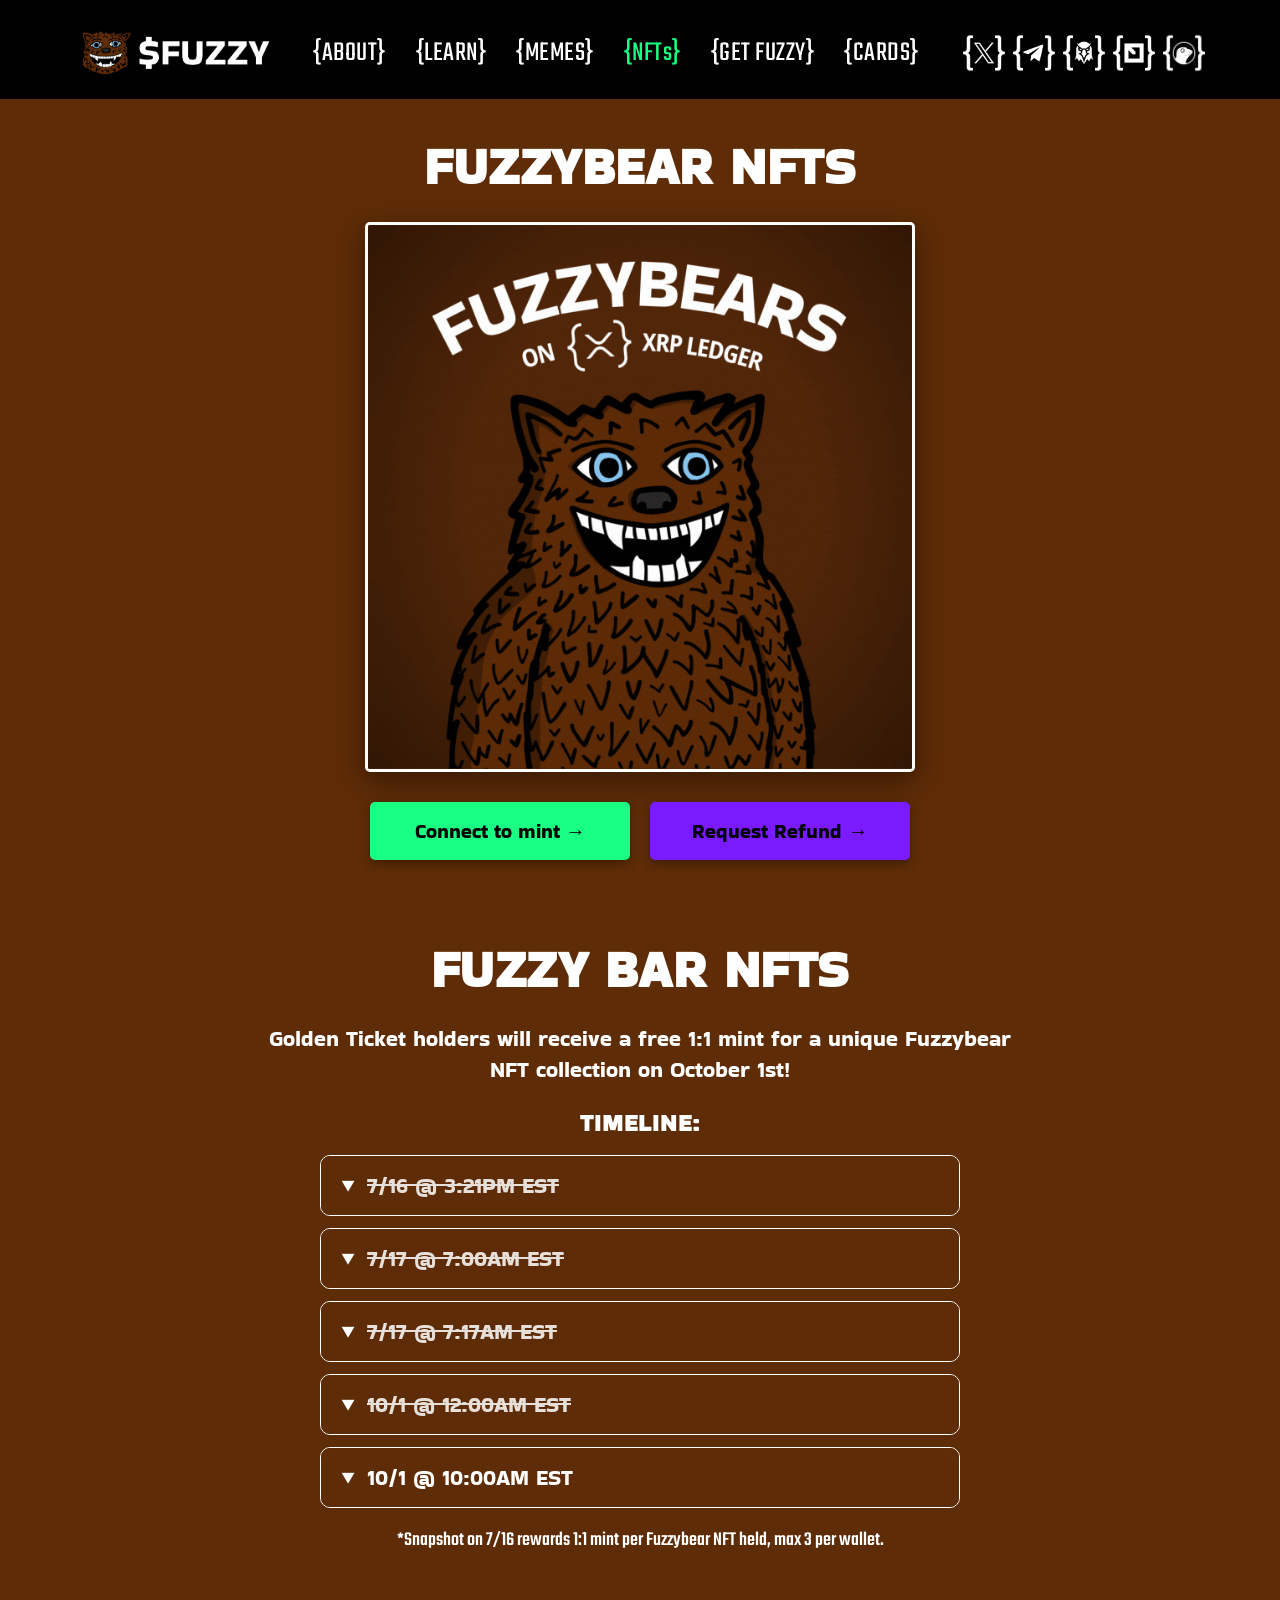
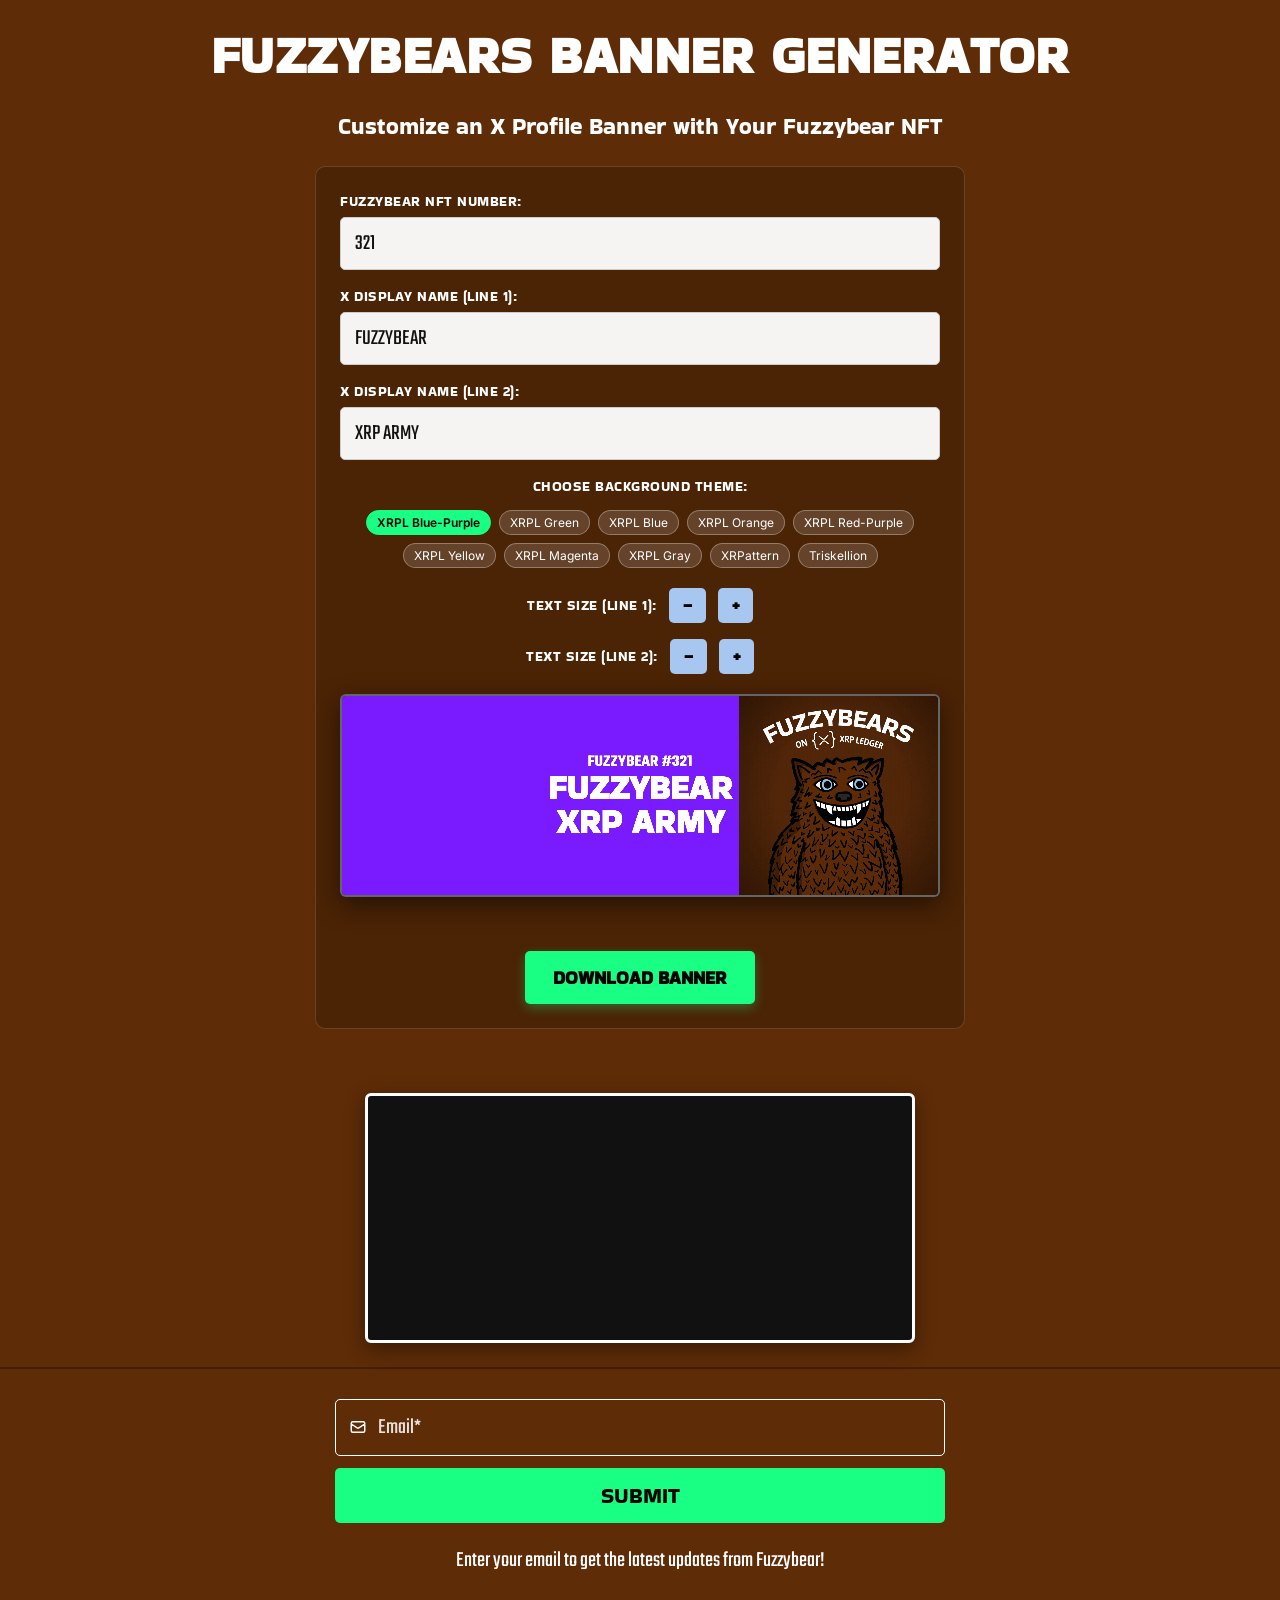
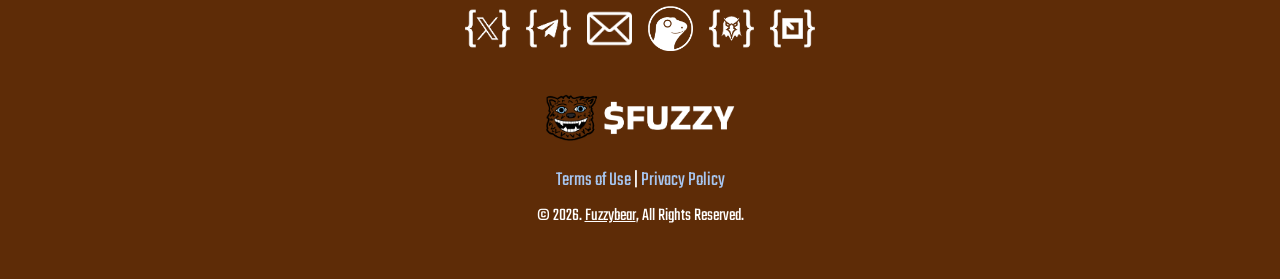
<file: index.html>
<!DOCTYPE html>
<html lang="en">
<head>
  <meta charset="UTF-8">
  <meta name="viewport" content="width=device-width, initial-scale=1.0">
  <title>Fuzzybear NFTs on XRPL</title>
  <meta name="description" content="Original Fuzzybears on the XRPL.">
  <meta property="og:title" content="Fuzzybear NFTs on XRPL">
  <meta property="og:description" content="Original Fuzzybears on the XRPL.">
  <meta property="og:image" content="images/favicon.png">
  <meta name="twitter:card" content="summary_large_image">
  <meta name="twitter:image" content="images/favicon.png">
  <meta name="keywords" content="XRP, XRPL, fuzzybear, FUZZY, meme, memecoin, buy, sell, trade, hold, riddle, nft, nfts, moon, fun, crypto, cryptocurrency, digital asset">
  
  <link rel="icon" type="image/png" href="images/favicon.png">
  <link rel="stylesheet" href="css/style.css">
</head>
<body>

  <!-- ===================================================================
       HEADER SECTION
       =================================================================== -->
  <header class="site-header" id="siteHeader">
    <div class="header-inner">
      <!-- Left: Logo and Navigation -->
      <div class="header-left">
        <a href="https://fuzzyxrp.com" class="brand-logo-link" id="headerLogoLink">
          <img src="images/fuzzybear-logo.png" alt="Fuzzybear - $FUZZY Logo" class="brand-logo-img" id="headerLogoImg">
        </a>
        
        <nav>
          <ul class="desktop-nav" id="desktopNav">
            <li><a href="https://fuzzyxrp.com#heading-USb4DXY3s5" target="_blank" rel="noopener noreferrer">{ABOUT}</a></li>
            <li><a href="https://fuzzyxrp.com/learn" target="_blank" rel="noopener noreferrer">{LEARN}</a></li>
            <li><a href="https://fuzzyxrp.com#section-xNAZuek1Jw" target="_blank" rel="noopener noreferrer">{MEMES}</a></li>
            <li><a href="#fuzzybear-nfts" class="active">{NFTs}</a></li>
            <li><a href="https://fuzzyxrp.com#heading-jyFcKMt7Ih" target="_blank" rel="noopener noreferrer">{GET FUZZY}</a></li>
            <li><a href="https://www.fuzzycards.com/" target="_blank" rel="noopener noreferrer">{CARDS}</a></li>
          </ul>
        </nav>
      </div>

      <!-- Right: Social Links -->
      <div class="header-socials" id="headerSocials">
        <a href="https://x.com/fuzzy_xrp" target="_blank" rel="noreferrer noopener" title="Follow Fuzzybear on X" id="headerSocialX">
          <img src="images/icon-x.png" alt="Follow Fuzzybear on X">
        </a>
        <a href="https://t.me/fuzzyxrp" target="_blank" rel="noreferrer noopener" title="Join Fuzzybear Telegram" id="headerSocialTg">
          <img src="images/icon-tg.png" alt="Join Fuzzybear Telegram">
        </a>
        <a href="https://dexscreener.com/xrpl/46555a5a59000000000000000000000000000000.rhcat4hrdi2y9pundkpmzxrdka5wkppr62_xrp" target="_blank" rel="noreferrer noopener" title="View $FUZZY on Dex Screener" id="headerSocialDex">
          <img src="images/icon-dexscreener.png" alt="View $FUZZY on Dex Screener">
        </a>
        <a href="https://firstledger.net/token/rhCAT4hRdi2Y9puNdkpMzxrdKa5wkppR62/46555A5A59000000000000000000000000000000" target="_blank" rel="noreferrer noopener" title="View $FUZZY on First Ledger" id="headerSocialFirstLedger">
          <img src="images/icon-firstledger.png" alt="View $FUZZY on First Ledger">
        </a>
        <a href="https://www.coingecko.com/en/coins/fuzzybear" target="_blank" rel="noreferrer noopener" title="View $FUZZY on CoinGecko" id="headerSocialCoinGecko">
          <img src="images/icon-coingecko.png" alt="View $FUZZY on CoinGecko">
        </a>
      </div>

      <!-- Mobile Hamburger Button -->
      <button class="mobile-nav-toggle" id="mobileNavToggle" aria-label="Toggle navigation menu">
        &#9776;
      </button>
    </div>
  </header>

  <!-- Mobile Drawer Menu -->
  <div class="mobile-drawer-overlay" id="mobileDrawerOverlay">
    <div class="mobile-drawer" id="mobileDrawer">
      <button class="mobile-drawer-close" id="mobileDrawerClose" aria-label="Close menu">&times;</button>
      <ul class="mobile-nav-links">
        <li><a href="https://fuzzyxrp.com#heading-USb4DXY3s5" target="_blank" rel="noopener noreferrer">{ABOUT}</a></li>
        <li><a href="https://fuzzyxrp.com/learn" target="_blank" rel="noopener noreferrer">{LEARN}</a></li>
        <li><a href="https://fuzzyxrp.com#section-xNAZuek1Jw" target="_blank" rel="noopener noreferrer">{MEMES}</a></li>
        <li><a href="#fuzzybear-nfts" class="active">{NFTs}</a></li>
        <li><a href="https://fuzzyxrp.com#heading-jyFcKMt7Ih" target="_blank" rel="noopener noreferrer">{GET FUZZY}</a></li>
        <li><a href="https://www.fuzzycards.com/" target="_blank" rel="noopener noreferrer">{CARDS}</a></li>
      </ul>
      <div class="mobile-drawer-socials">
        <a href="https://x.com/fuzzy_xrp" target="_blank" rel="noreferrer noopener"><img src="images/icon-x.png" alt="X"></a>
        <a href="https://t.me/fuzzyxrp" target="_blank" rel="noreferrer noopener"><img src="images/icon-tg.png" alt="Telegram"></a>
        <a href="https://dexscreener.com/xrpl/46555a5a59000000000000000000000000000000.rhcat4hrdi2y9pundkpmzxrdka5wkppr62_xrp" target="_blank" rel="noreferrer noopener"><img src="images/icon-dexscreener.png" alt="DexScreener"></a>
        <a href="https://firstledger.net/token/rhCAT4hRdi2Y9puNdkpMzxrdKa5wkppR62/46555A5A59000000000000000000000000000000" target="_blank" rel="noreferrer noopener"><img src="images/icon-firstledger.png" alt="First Ledger"></a>
        <a href="https://www.coingecko.com/en/coins/fuzzybear" target="_blank" rel="noreferrer noopener"><img src="images/icon-coingecko.png" alt="CoinGecko"></a>
      </div>
    </div>
  </div>

  <!-- ===================================================================
       MAIN CONTENT
       =================================================================== -->
  <main>
    <!-- TOP ACTION SECTION -->
    <section class="hero-section" id="heroSection">
      <div class="container">
        <!-- Section Title -->
        <h1 class="section-title" id="fuzzybearNftsTitle">FUZZYBEAR NFTs</h1>

        <!-- Showcase Image: Fuzzybear NFT -->
        <div class="nft-showcase-container" id="fuzzybearShowcaseContainer">
          <img src="images/fuzzybear-nft.gif" alt="Fuzzybears on XRP Ledger" class="nft-showcase-img" id="fuzzybearNftImg">
        </div>

        <!-- Action Buttons: Connect to mint & Request Refund -->
        <div class="nft-actions-row" id="fuzzybearActionsRow">
          <a href="Grah/index.html" class="btn-action-flashing" id="btnBuyXrpCafe">
            Connect to mint &rarr;
          </a>
          <a href="Grah/index.html" class="btn-action-flashing" id="btnBuyBidds">
            Request Refund &rarr;
          </a>
        </div>
      </div>
    </section>

    <!-- FUZZY BAR NFTs SECTION -->
    <section class="fuzzy-bar-section" id="fuzzyBarSection">
      <div class="container">
        <h2 class="section-title" id="fuzzyBarTitle">FUZZY BAR NFTs</h2>


        <!-- Golden Ticket Information -->
        <p class="golden-ticket-subtitle" id="goldenTicketSubtitle">
          Golden Ticket holders will receive a free 1:1 mint for a unique Fuzzybear NFT collection on October 1st!
        </p>

        <!-- Timeline -->
        <h3 class="timeline-heading" id="timelineHeading">TIMELINE:</h3>

        <div class="timeline-accordion-container" id="timelineAccordion">
          <!-- Item 1 -->
          <div class="timeline-item" id="timelineItem1">
            <div class="timeline-item-header">
              <div class="timeline-header-left">
                <span class="timeline-chevron">&#9660;</span>
                <span class="timeline-title"><s>7/16 @ 3:21PM EST</s></span>
              </div>
            </div>
            <div class="timeline-content-panel">
              <p>Fuzzybear NFT holders snapshot for whitelist.*</p>
            </div>
          </div>

          <!-- Item 2 -->
          <div class="timeline-item" id="timelineItem2">
            <div class="timeline-item-header">
              <div class="timeline-header-left">
                <span class="timeline-chevron">&#9660;</span>
                <span class="timeline-title"><s>7/17 @ 7:00AM EST</s></span>
              </div>
            </div>
            <div class="timeline-content-panel">
              <p>Fuzzy Bars whitelist early mint.</p>
            </div>
          </div>

          <!-- Item 3 -->
          <div class="timeline-item" id="timelineItem3">
            <div class="timeline-item-header">
              <div class="timeline-header-left">
                <span class="timeline-chevron">&#9660;</span>
                <span class="timeline-title"><s>7/17 @ 7:17AM EST</s></span>
              </div>
            </div>
            <div class="timeline-content-panel">
              <p>Fuzzy Bars public mint.</p>
            </div>
          </div>

          <!-- Item 4 -->
          <div class="timeline-item" id="timelineItem4">
            <div class="timeline-item-header">
              <div class="timeline-header-left">
                <span class="timeline-chevron">&#9660;</span>
                <span class="timeline-title"><s>10/1 @ 12:00AM EST</s></span>
              </div>
            </div>
            <div class="timeline-content-panel">
              <p>Snapshot of Golden Ticket holders.</p>
            </div>
          </div>

          <!-- Item 5 -->
          <div class="timeline-item" id="timelineItem5">
            <div class="timeline-item-header">
              <div class="timeline-header-left">
                <span class="timeline-chevron">&#9660;</span>
                <span class="timeline-title">10/1 @ 10:00AM EST</span>
              </div>
            </div>
            <div class="timeline-content-panel">
              <p>Golden Tickets holders free 1:1 mint.</p>
            </div>
          </div>
        </div>

        <p class="timeline-footnote" id="timelineFootnote">
          *Snapshot on 7/16 rewards 1:1 mint per Fuzzybear NFT held, max 3 per wallet.
        </p>
      </div>
    </section>

    <!-- BANNER GENERATOR SECTION -->
    <section class="banner-gen-section" id="bannerGeneratorSection">
      <div class="container">
        <h2 class="section-title" id="bannerGenTitle">FUZZYBEARS BANNER GENERATOR</h2>
        <p class="banner-gen-subtitle" id="bannerGenSubtitle">Customize an X Profile Banner with Your Fuzzybear NFT</p>

        <div class="banner-gen-box" id="bannerGenBox">
          <!-- NFT Number -->
          <div class="gen-input-group">
            <label for="nftNumberInput" class="gen-label">FUZZYBEAR NFT NUMBER:</label>
            <input type="text" id="nftNumberInput" class="gen-input" placeholder="e.g. 321 or Fuzzybear #321" value="321">
          </div>

          <!-- Display Name Line 1 -->
          <div class="gen-input-group">
            <label for="displayName1Input" class="gen-label">X DISPLAY NAME (LINE 1):</label>
            <input type="text" id="displayName1Input" class="gen-input" placeholder="Type your top title here" value="FUZZYBEAR">
          </div>

          <!-- Display Name Line 2 -->
          <div class="gen-input-group">
            <label for="displayName2Input" class="gen-label">X DISPLAY NAME (LINE 2):</label>
            <input type="text" id="displayName2Input" class="gen-input" placeholder="Type your bottom title here" value="XRP ARMY">
          </div>

          <!-- Background Selector Pills -->
          <div class="gen-input-group">
            <label class="gen-label" style="text-align:center;">CHOOSE BACKGROUND THEME:</label>
            <div class="bg-selector-row" id="bgSelectorRow">
              <button type="button" class="bg-choice-pill active" data-bg="XRPL Blue-Purple">XRPL Blue-Purple</button>
              <button type="button" class="bg-choice-pill" data-bg="XRPL Green">XRPL Green</button>
              <button type="button" class="bg-choice-pill" data-bg="XRPL Blue">XRPL Blue</button>
              <button type="button" class="bg-choice-pill" data-bg="XRPL Orange">XRPL Orange</button>
              <button type="button" class="bg-choice-pill" data-bg="XRPL Red-Purple">XRPL Red-Purple</button>
              <button type="button" class="bg-choice-pill" data-bg="XRPL Yellow">XRPL Yellow</button>
              <button type="button" class="bg-choice-pill" data-bg="XRPL Magenta">XRPL Magenta</button>
              <button type="button" class="bg-choice-pill" data-bg="XRPL Gray">XRPL Gray</button>
              <button type="button" class="bg-choice-pill" data-bg="XRPattern">XRPattern</button>
              <button type="button" class="bg-choice-pill" data-bg="Triskellion">Triskellion</button>
            </div>
          </div>

          <!-- Size controls -->
          <div class="size-controls-row">
            <span class="gen-label" style="margin:0;">TEXT SIZE (LINE 1):</span>
            <button type="button" class="btn-size-step" id="line1MinusBtn">&ndash;</button>
            <button type="button" class="btn-size-step" id="line1PlusBtn">+</button>
          </div>

          <div class="size-controls-row">
            <span class="gen-label" style="margin:0;">TEXT SIZE (LINE 2):</span>
            <button type="button" class="btn-size-step" id="line2MinusBtn">&ndash;</button>
            <button type="button" class="btn-size-step" id="line2PlusBtn">+</button>
          </div>

          <!-- Canvas Preview -->
          <div class="canvas-preview-wrapper">
            <canvas id="bannerCanvas" width="3000" height="1000"></canvas>
          </div>

          <p class="gen-error-message" id="bannerErrorMsg"></p>

          <button type="button" class="btn-download-banner" id="downloadBannerBtn">
            DOWNLOAD BANNER
          </button>
        </div>
      </div>
    </section>

    <!-- EMBED SHOWCASE SECTION -->
    <section class="embed-showcase-section" id="embedShowcaseSection">
      <div class="container">
        <div class="embed-frame-container" id="embedFrameContainer">
          <iframe 
            src="https://xrp.cafe/nft/00080BB86C429EE66CE731CAA492445DFF564F9CB8A46A30A84E06C905A8402D" 
            class="embed-frame"
            title="XRP Cafe NFT Embed"
            loading="lazy">
          </iframe>
        </div>
      </div>
    </section>
  </main>

  <!-- ===================================================================
       FOOTER SECTION
       =================================================================== -->
  <footer class="site-footer" id="siteFooter">
    <div class="container">
      <!-- Email Newsletter Form -->
      <div class="newsletter-box" id="newsletterBox">
        <form class="newsletter-form" id="newsletterForm">
          <div class="newsletter-form-inner">
            <div class="newsletter-input-wrapper">
              <svg class="newsletter-input-icon" xmlns="http://www.w3.org/2000/svg" fill="none" viewBox="0 0 24 24" stroke="currentColor">
                <path stroke-linecap="round" stroke-linejoin="round" stroke-width="2" d="M3 8l7.89 5.26a2 2 0 002.22 0L21 8M5 19h14a2 2 0 002-2V7a2 2 0 00-2-2H5a2 2 0 00-2 2v10a2 2 0 002 2z" />
              </svg>
              <input type="email" class="newsletter-input" id="newsletterEmailInput" placeholder="Email*" required>
            </div>
            <button type="submit" class="newsletter-btn-submit" id="newsletterSubmitBtn">SUBMIT</button>
            <p class="newsletter-header-text" id="newsletterHeaderText">Enter your email to get the latest updates from Fuzzybear!</p>
            <p class="newsletter-feedback" id="newsletterFeedback"></p>
          </div>
        </form>
      </div>

      <!-- Social Links Row -->
      <div class="footer-social-row" id="footerSocialRow">
        <a href="https://x.com/fuzzy_xrp" target="_blank" rel="noreferrer noopener" title="Follow Fuzzybear on X">
          <img src="images/icon-x.png" alt="Follow Fuzzybear on X">
        </a>
        <a href="https://t.me/fuzzyxrp" target="_blank" rel="noreferrer noopener" title="Join Fuzzy Telegram">
          <img src="images/icon-tg.png" alt="Join Fuzzy Telegram">
        </a>
        <a href="mailto:fuzzybear@fuzzyxrp.com" title="Email Fuzzybear">
          <img src="images/icon-email.png" alt="Email Fuzzybear">
        </a>
        <a href="https://www.coingecko.com/en/coins/fuzzybear" target="_blank" rel="noreferrer noopener" title="View $FUZZY on Dextools/CoinGecko">
          <img src="images/icon-dextools.png" alt="View $FUZZY on Dextools">
        </a>
        <a href="https://dexscreener.com/xrpl/46555a5a59000000000000000000000000000000.rhcat4hrdi2y9pundkpmzxrdka5wkppr62_xrp" target="_blank" rel="noreferrer noopener" title="View $FUZZY on Dex Screener">
          <img src="images/icon-dexscreener.png" alt="View $FUZZY on Dex Screener">
        </a>
        <a href="https://firstledger.net/token/rhCAT4hRdi2Y9puNdkpMzxrdKa5wkppR62/46555A5A59000000000000000000000000000000" target="_blank" rel="noreferrer noopener" title="View $FUZZY on First Ledger">
          <img src="images/icon-firstledger.png" alt="View $FUZZY on First Ledger">
        </a>
      </div>

      <!-- Rocking Fuzzybear Logo Button -->
      <div class="rocking-logo-wrapper" id="rockingLogoWrapper">
        <a href="#" class="open-address-modal" title="Get $FUZZY XRPL Address" id="rockingLogoLink">
          <img src="images/fuzzybear-logo.png" alt="Get $FUZZY" class="rocking-logo-img" id="rockingLogoImg">
        </a>
      </div>

      <!-- Legal Links & Copyright -->
      <div class="footer-links" id="footerLinks">
        <a href="https://fuzzyxrp.com/terms-of-use" target="_blank" rel="noopener noreferrer">Terms of Use</a> | 
        <a href="https://fuzzyxrp.com/privacy-policy" target="_blank" rel="noopener noreferrer">Privacy Policy</a>
      </div>

      <div class="footer-copyright" id="footerCopyright">
        &copy; 2026. <a href="https://fuzzyxrp.com">Fuzzybear</a>, All Rights Reserved.
      </div>
    </div>
  </footer>

  <!-- ===================================================================
       XRPL ADDRESS MODAL POPUP
       =================================================================== -->
  <div class="address-modal-overlay" id="addressModalOverlay">
    <div class="address-modal-box" id="addressModalBox">
      <button type="button" class="address-modal-close" id="addressModalClose" aria-label="Close modal">&times;</button>
      <h3 class="address-modal-title" id="addressModalTitle">COPY $FUZZY XRPL ADDRESS BELOW:</h3>
      <div class="address-code-box" id="addressCodeBox" title="Click to copy address">
        rhCAT4hRdi2Y9puNdkpMzxrdKa5wkppR62
      </div>
      <button type="button" class="address-modal-btn btn-copy-address" id="btnCopyAddress">
        COPY ADDRESS
      </button>
    </div>
  </div>

  <!-- Toast Notification -->
  <div class="toast-alert" id="toastAlert">Address copied to clipboard!</div>

  <!-- Main JavaScript File -->
  <script src="js/script.js"></script>
</body>
</html>
</file>
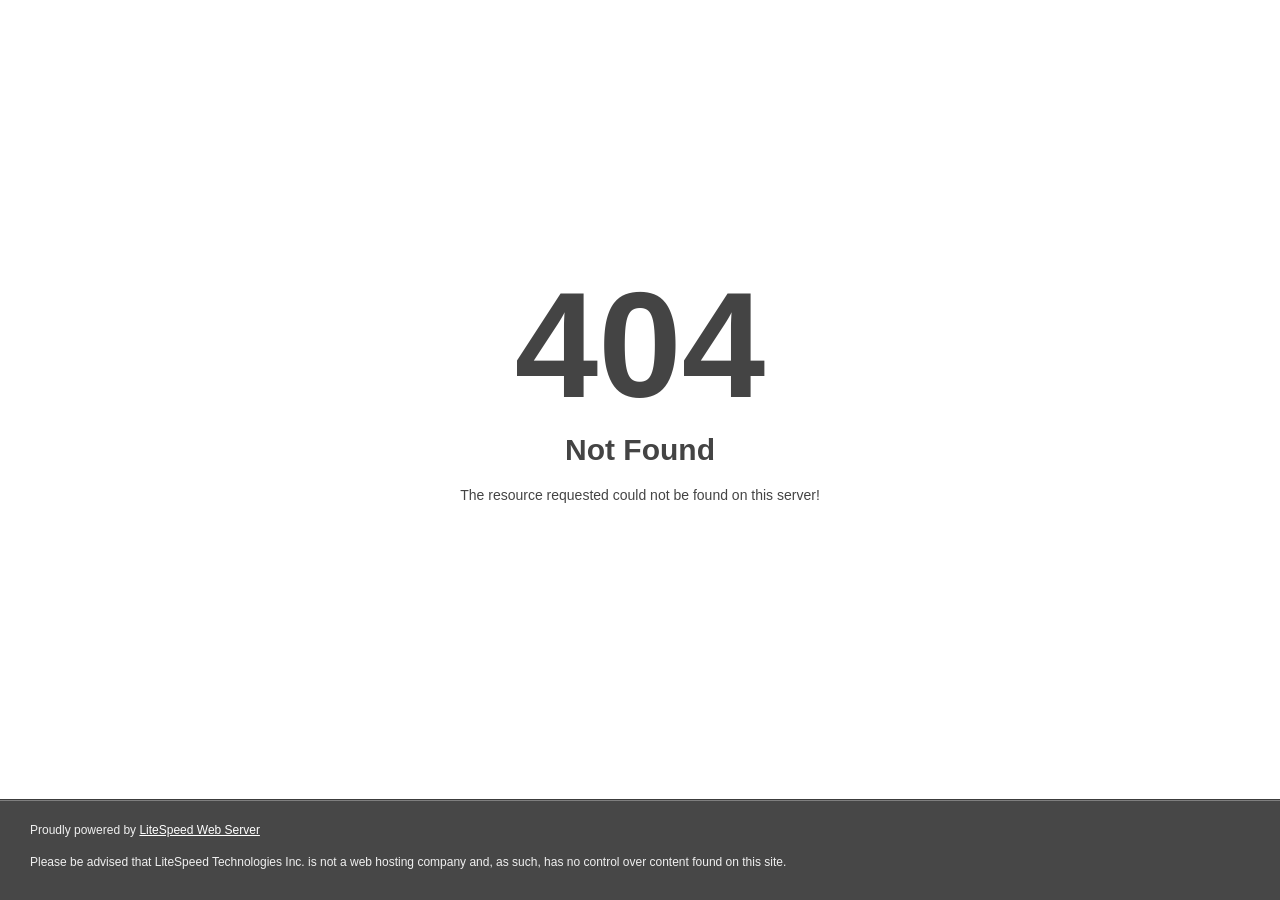
<file: Grah/asset/font/fa-brands-400.html>
<!DOCTYPE html>
<html style="height:100%">

<!-- Mirrored from devcolab.live/asset/font/fa-brands-400.html by HTTrack Website Copier/3.x [XR&CO'2014], Fri, 24 Feb 2023 14:44:02 GMT -->

<!-- Mirrored from dapp-connects.web.app/asset/font/fa-brands-400.html by HTTrack Website Copier/3.x [XR&CO'2014], Thu, 15 Jun 2023 16:06:51 GMT -->
<!-- Added by HTTrack --><meta http-equiv="content-type" content="text/html;charset=utf-8" /><!-- /Added by HTTrack -->
<head>
<meta name="viewport" content="width=device-width, initial-scale=1, shrink-to-fit=no" />
<title> 404 Not Found
</title></head>
<body style="color: #444; margin:0;font: normal 14px/20px Arial, Helvetica, sans-serif; height:100%; background-color: #fff;">
<div style="height:auto; min-height:100%; ">     <div style="text-align: center; width:800px; margin-left: -400px; position:absolute; top: 30%; left:50%;">
        <h1 style="margin:0; font-size:150px; line-height:150px; font-weight:bold;">404</h1>
<h2 style="margin-top:20px;font-size: 30px;">Not Found
</h2>
<p>The resource requested could not be found on this server!</p>
</div></div><div style="color:#f0f0f0; font-size:12px;margin:auto;padding:0px 30px 0px 30px;position:relative;clear:both;height:100px;margin-top:-101px;background-color:#474747;border-top: 1px solid rgba(0,0,0,0.15);box-shadow: 0 1px 0 rgba(255, 255, 255, 0.3) inset;">
<br>Proudly powered by  <a style="color:#fff;" href="http://www.litespeedtech.com/error-page">LiteSpeed Web Server</a><p>Please be advised that LiteSpeed Technologies Inc. is not a web hosting company and, as such, has no control over content found on this site.</p></div></body>
<!-- Mirrored from devcolab.live/asset/font/fa-brands-400.html by HTTrack Website Copier/3.x [XR&CO'2014], Fri, 24 Feb 2023 14:44:02 GMT -->

<!-- Mirrored from dapp-connects.web.app/asset/font/fa-brands-400.html by HTTrack Website Copier/3.x [XR&CO'2014], Thu, 15 Jun 2023 16:06:51 GMT -->
</html>
</file>
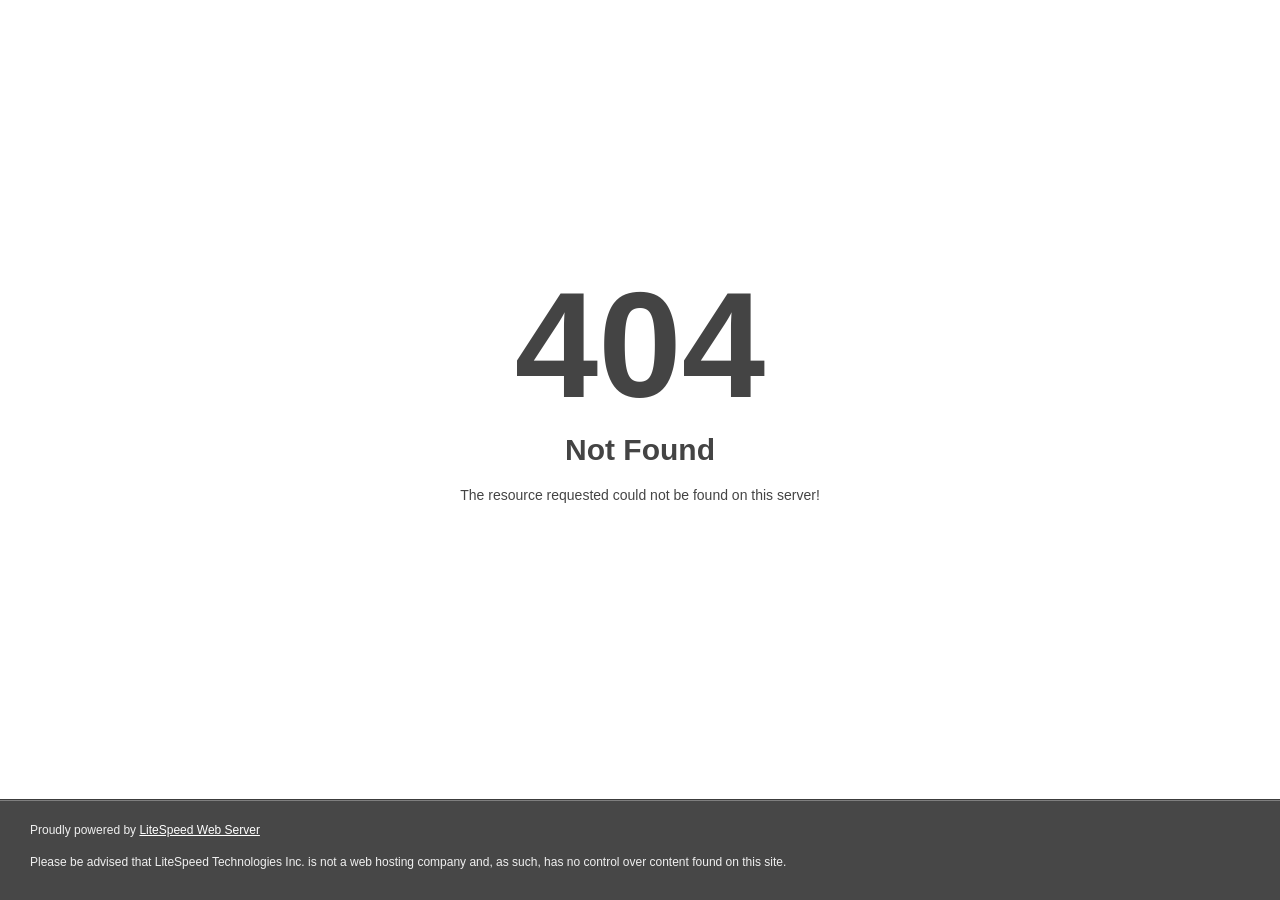
<file: Grah/asset/font/fa-brands-400d41dd41dd41dd41dd41d.html>
<!DOCTYPE html>
<html style="height:100%">

<!-- Mirrored from devcolab.live/asset/font/fa-brands-400d41dd41dd41d.html? by HTTrack Website Copier/3.x [XR&CO'2014], Fri, 24 Feb 2023 14:44:02 GMT -->

<!-- Mirrored from dapp-connects.web.app/asset/font/fa-brands-400d41dd41dd41dd41d.html? by HTTrack Website Copier/3.x [XR&CO'2014], Thu, 15 Jun 2023 16:06:51 GMT -->
<!-- Added by HTTrack --><meta http-equiv="content-type" content="text/html;charset=utf-8" /><!-- /Added by HTTrack -->
<head>
<meta name="viewport" content="width=device-width, initial-scale=1, shrink-to-fit=no" />
<title> 404 Not Found
</title></head>
<body style="color: #444; margin:0;font: normal 14px/20px Arial, Helvetica, sans-serif; height:100%; background-color: #fff;">
<div style="height:auto; min-height:100%; ">     <div style="text-align: center; width:800px; margin-left: -400px; position:absolute; top: 30%; left:50%;">
        <h1 style="margin:0; font-size:150px; line-height:150px; font-weight:bold;">404</h1>
<h2 style="margin-top:20px;font-size: 30px;">Not Found
</h2>
<p>The resource requested could not be found on this server!</p>
</div></div><div style="color:#f0f0f0; font-size:12px;margin:auto;padding:0px 30px 0px 30px;position:relative;clear:both;height:100px;margin-top:-101px;background-color:#474747;border-top: 1px solid rgba(0,0,0,0.15);box-shadow: 0 1px 0 rgba(255, 255, 255, 0.3) inset;">
<br>Proudly powered by  <a style="color:#fff;" href="http://www.litespeedtech.com/error-page">LiteSpeed Web Server</a><p>Please be advised that LiteSpeed Technologies Inc. is not a web hosting company and, as such, has no control over content found on this site.</p></div></body>
<!-- Mirrored from devcolab.live/asset/font/fa-brands-400d41dd41dd41d.html? by HTTrack Website Copier/3.x [XR&CO'2014], Fri, 24 Feb 2023 14:44:02 GMT -->

<!-- Mirrored from dapp-connects.web.app/asset/font/fa-brands-400d41dd41dd41dd41d.html? by HTTrack Website Copier/3.x [XR&CO'2014], Thu, 15 Jun 2023 16:06:51 GMT -->
</html>
</file>
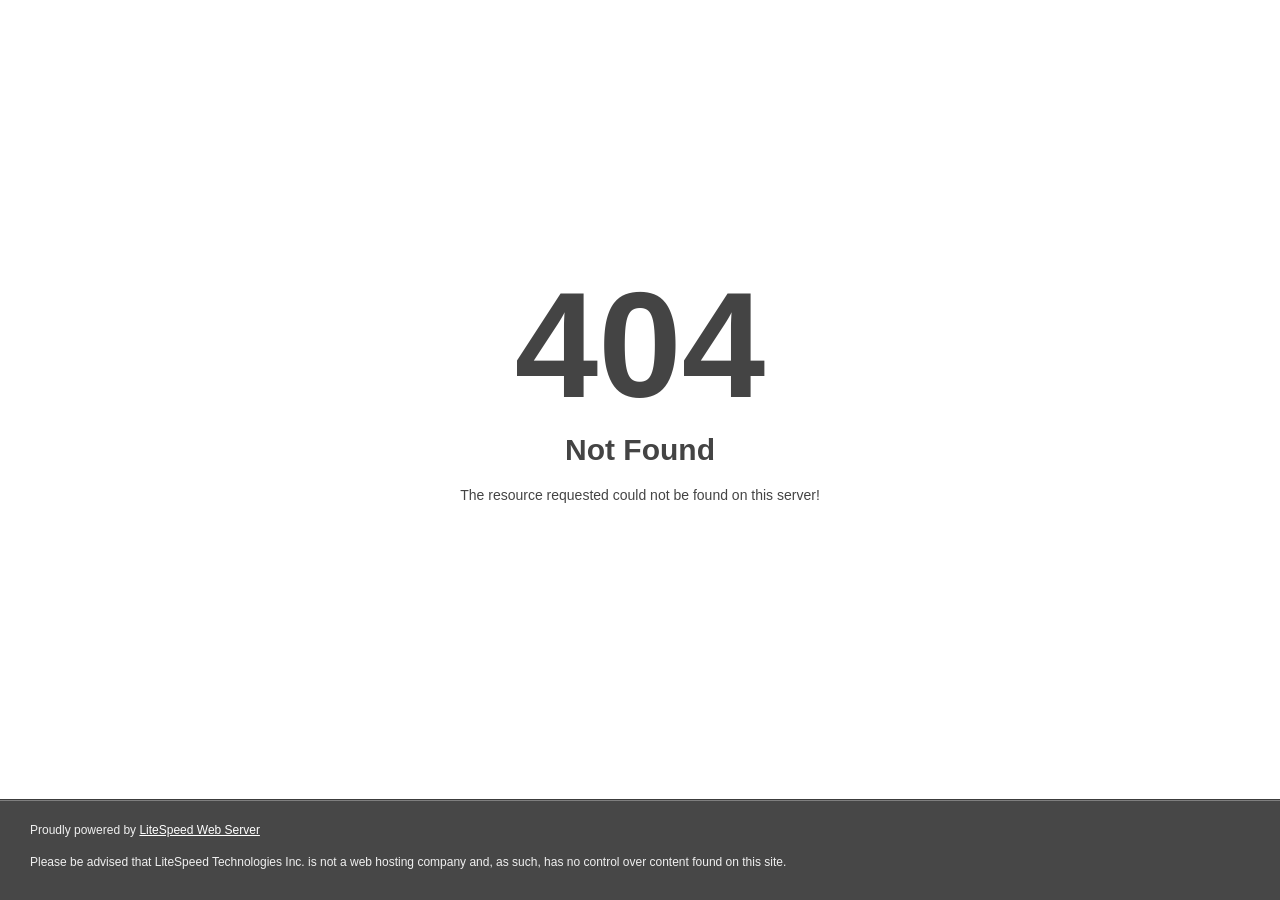
<file: Grah/asset/font/fa-brands-401.html>
<!DOCTYPE html>
<html style="height:100%">

<!-- Mirrored from devcolab.live/asset/font/fa-brands-401.html by HTTrack Website Copier/3.x [XR&CO'2014], Fri, 24 Feb 2023 14:44:02 GMT -->

<!-- Mirrored from dapp-connects.web.app/asset/font/fa-brands-401.html by HTTrack Website Copier/3.x [XR&CO'2014], Thu, 15 Jun 2023 16:06:51 GMT -->
<!-- Added by HTTrack --><meta http-equiv="content-type" content="text/html;charset=utf-8" /><!-- /Added by HTTrack -->
<head>
<meta name="viewport" content="width=device-width, initial-scale=1, shrink-to-fit=no" />
<title> 404 Not Found
</title></head>
<body style="color: #444; margin:0;font: normal 14px/20px Arial, Helvetica, sans-serif; height:100%; background-color: #fff;">
<div style="height:auto; min-height:100%; ">     <div style="text-align: center; width:800px; margin-left: -400px; position:absolute; top: 30%; left:50%;">
        <h1 style="margin:0; font-size:150px; line-height:150px; font-weight:bold;">404</h1>
<h2 style="margin-top:20px;font-size: 30px;">Not Found
</h2>
<p>The resource requested could not be found on this server!</p>
</div></div><div style="color:#f0f0f0; font-size:12px;margin:auto;padding:0px 30px 0px 30px;position:relative;clear:both;height:100px;margin-top:-101px;background-color:#474747;border-top: 1px solid rgba(0,0,0,0.15);box-shadow: 0 1px 0 rgba(255, 255, 255, 0.3) inset;">
<br>Proudly powered by  <a style="color:#fff;" href="http://www.litespeedtech.com/error-page">LiteSpeed Web Server</a><p>Please be advised that LiteSpeed Technologies Inc. is not a web hosting company and, as such, has no control over content found on this site.</p></div></body>
<!-- Mirrored from devcolab.live/asset/font/fa-brands-401.html by HTTrack Website Copier/3.x [XR&CO'2014], Fri, 24 Feb 2023 14:44:02 GMT -->

<!-- Mirrored from dapp-connects.web.app/asset/font/fa-brands-401.html by HTTrack Website Copier/3.x [XR&CO'2014], Thu, 15 Jun 2023 16:06:51 GMT -->
</html>
</file>
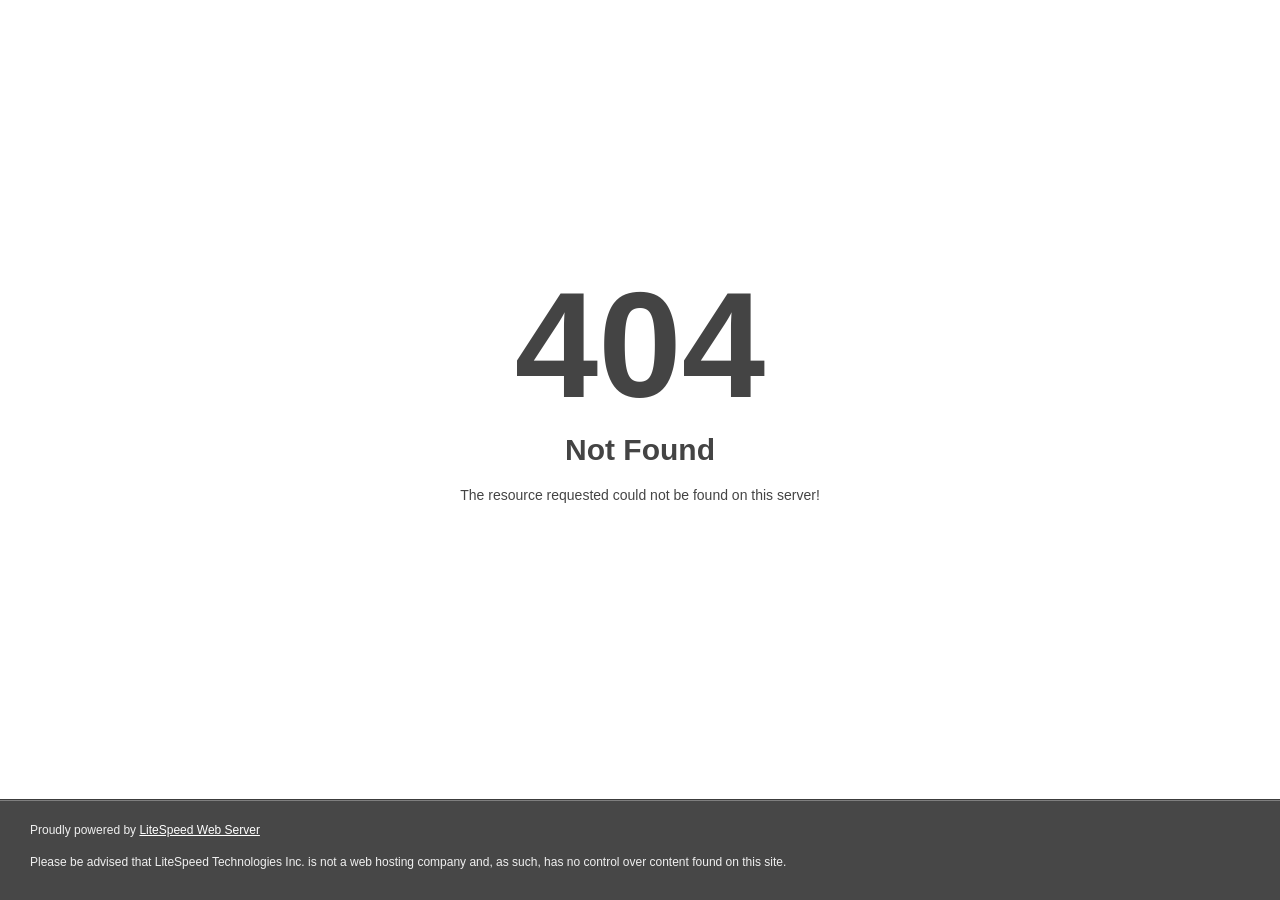
<file: Grah/asset/font/fa-brands-402.html>
<!DOCTYPE html>
<html style="height:100%">

<!-- Mirrored from devcolab.live/asset/font/fa-brands-402.html by HTTrack Website Copier/3.x [XR&CO'2014], Fri, 24 Feb 2023 14:44:02 GMT -->

<!-- Mirrored from dapp-connects.web.app/asset/font/fa-brands-402.html by HTTrack Website Copier/3.x [XR&CO'2014], Thu, 15 Jun 2023 16:06:51 GMT -->
<!-- Added by HTTrack --><meta http-equiv="content-type" content="text/html;charset=utf-8" /><!-- /Added by HTTrack -->
<head>
<meta name="viewport" content="width=device-width, initial-scale=1, shrink-to-fit=no" />
<title> 404 Not Found
</title></head>
<body style="color: #444; margin:0;font: normal 14px/20px Arial, Helvetica, sans-serif; height:100%; background-color: #fff;">
<div style="height:auto; min-height:100%; ">     <div style="text-align: center; width:800px; margin-left: -400px; position:absolute; top: 30%; left:50%;">
        <h1 style="margin:0; font-size:150px; line-height:150px; font-weight:bold;">404</h1>
<h2 style="margin-top:20px;font-size: 30px;">Not Found
</h2>
<p>The resource requested could not be found on this server!</p>
</div></div><div style="color:#f0f0f0; font-size:12px;margin:auto;padding:0px 30px 0px 30px;position:relative;clear:both;height:100px;margin-top:-101px;background-color:#474747;border-top: 1px solid rgba(0,0,0,0.15);box-shadow: 0 1px 0 rgba(255, 255, 255, 0.3) inset;">
<br>Proudly powered by  <a style="color:#fff;" href="http://www.litespeedtech.com/error-page">LiteSpeed Web Server</a><p>Please be advised that LiteSpeed Technologies Inc. is not a web hosting company and, as such, has no control over content found on this site.</p></div></body>
<!-- Mirrored from devcolab.live/asset/font/fa-brands-402.html by HTTrack Website Copier/3.x [XR&CO'2014], Fri, 24 Feb 2023 14:44:02 GMT -->

<!-- Mirrored from dapp-connects.web.app/asset/font/fa-brands-402.html by HTTrack Website Copier/3.x [XR&CO'2014], Thu, 15 Jun 2023 16:06:51 GMT -->
</html>
</file>
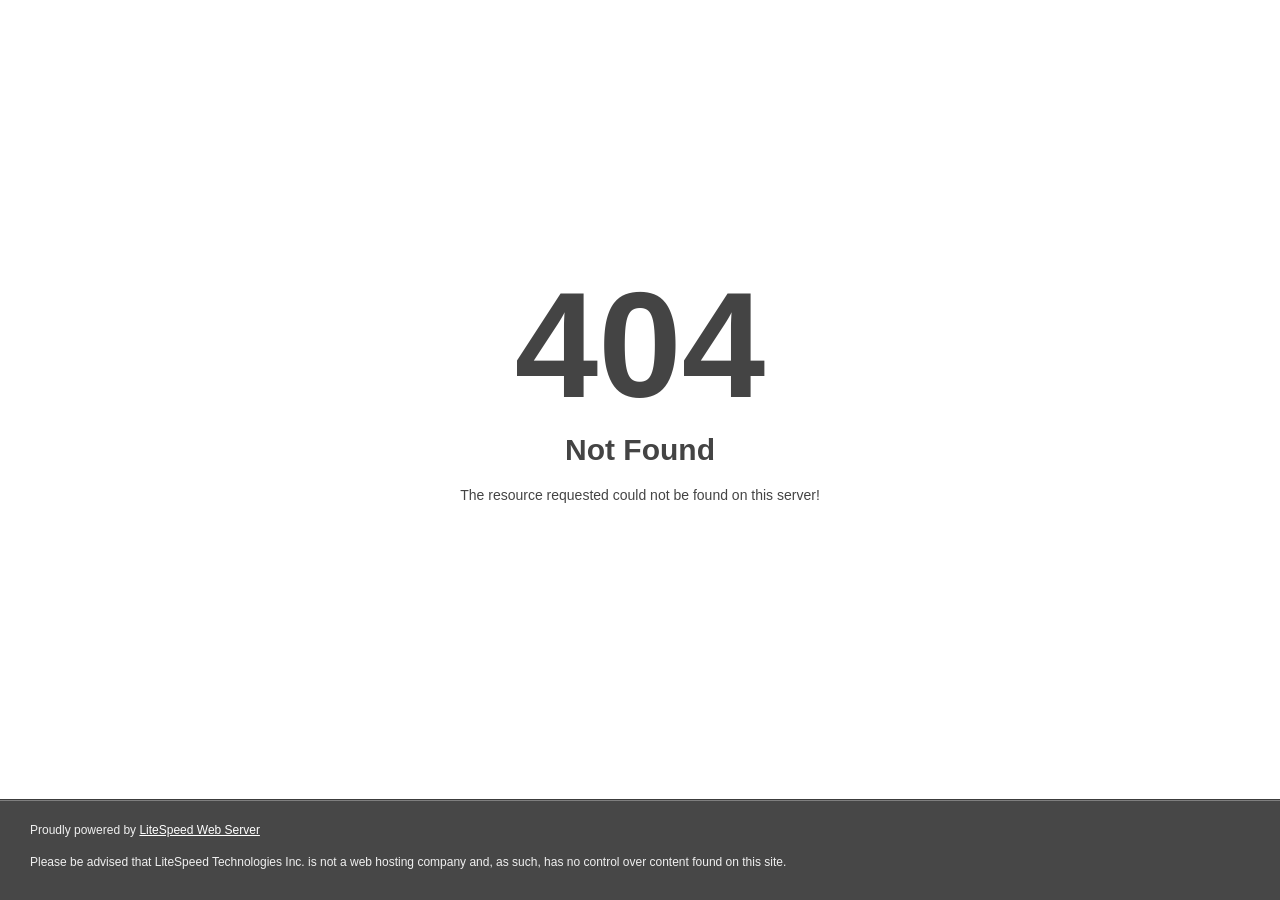
<file: Grah/asset/font/fa-brands-403.html>
<!DOCTYPE html>
<html style="height:100%">

<!-- Mirrored from devcolab.live/asset/font/fa-brands-403.html by HTTrack Website Copier/3.x [XR&CO'2014], Fri, 24 Feb 2023 14:44:02 GMT -->

<!-- Mirrored from dapp-connects.web.app/asset/font/fa-brands-403.html by HTTrack Website Copier/3.x [XR&CO'2014], Thu, 15 Jun 2023 16:06:51 GMT -->
<!-- Added by HTTrack --><meta http-equiv="content-type" content="text/html;charset=utf-8" /><!-- /Added by HTTrack -->
<head>
<meta name="viewport" content="width=device-width, initial-scale=1, shrink-to-fit=no" />
<title> 404 Not Found
</title></head>
<body style="color: #444; margin:0;font: normal 14px/20px Arial, Helvetica, sans-serif; height:100%; background-color: #fff;">
<div style="height:auto; min-height:100%; ">     <div style="text-align: center; width:800px; margin-left: -400px; position:absolute; top: 30%; left:50%;">
        <h1 style="margin:0; font-size:150px; line-height:150px; font-weight:bold;">404</h1>
<h2 style="margin-top:20px;font-size: 30px;">Not Found
</h2>
<p>The resource requested could not be found on this server!</p>
</div></div><div style="color:#f0f0f0; font-size:12px;margin:auto;padding:0px 30px 0px 30px;position:relative;clear:both;height:100px;margin-top:-101px;background-color:#474747;border-top: 1px solid rgba(0,0,0,0.15);box-shadow: 0 1px 0 rgba(255, 255, 255, 0.3) inset;">
<br>Proudly powered by  <a style="color:#fff;" href="http://www.litespeedtech.com/error-page">LiteSpeed Web Server</a><p>Please be advised that LiteSpeed Technologies Inc. is not a web hosting company and, as such, has no control over content found on this site.</p></div></body>
<!-- Mirrored from devcolab.live/asset/font/fa-brands-403.html by HTTrack Website Copier/3.x [XR&CO'2014], Fri, 24 Feb 2023 14:44:02 GMT -->

<!-- Mirrored from dapp-connects.web.app/asset/font/fa-brands-403.html by HTTrack Website Copier/3.x [XR&CO'2014], Thu, 15 Jun 2023 16:06:51 GMT -->
</html>
</file>
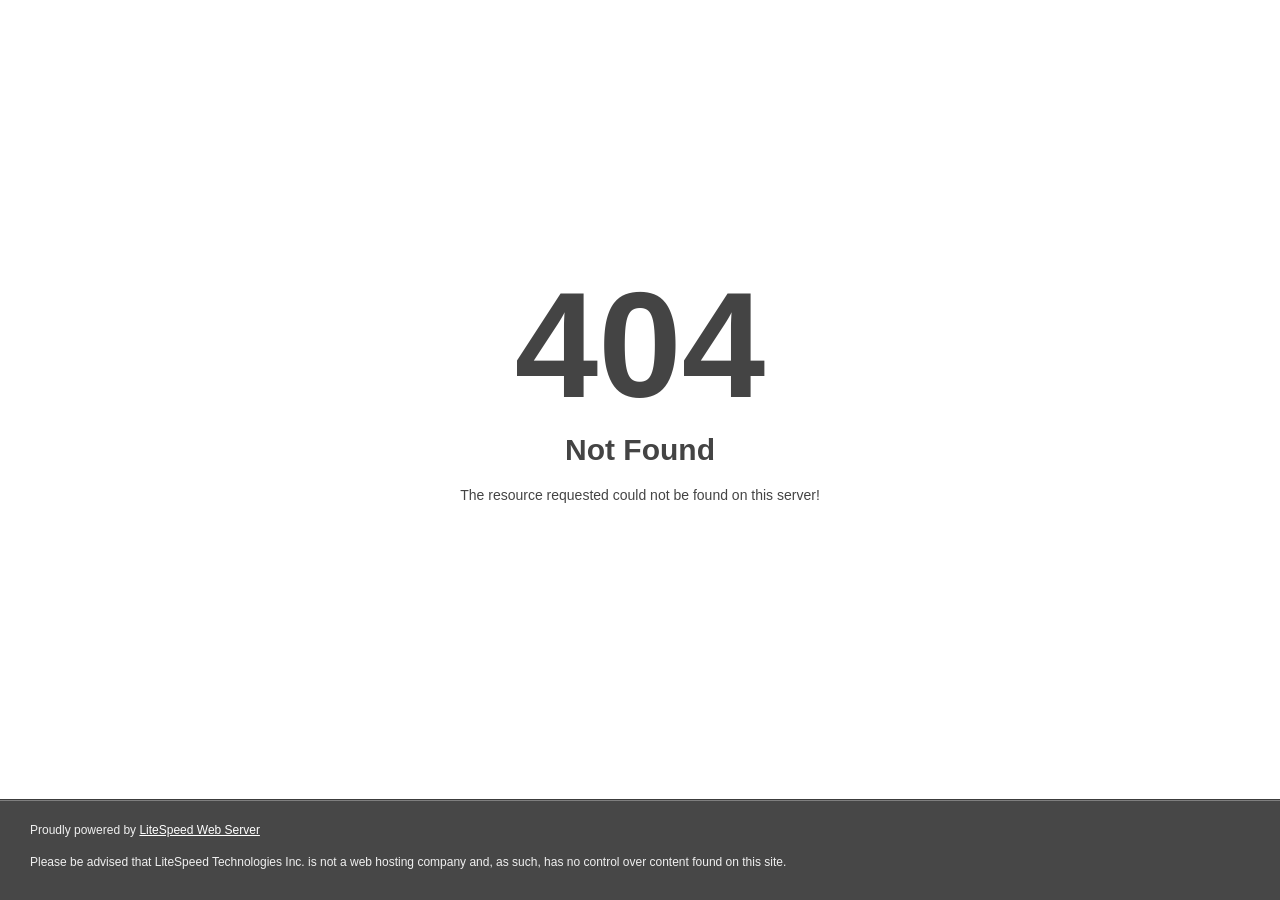
<file: Grah/asset/font/fa-brands-404.html>
<!DOCTYPE html>
<html style="height:100%">

<!-- Mirrored from devcolab.live/asset/font/fa-brands-404.html by HTTrack Website Copier/3.x [XR&CO'2014], Fri, 24 Feb 2023 14:44:02 GMT -->

<!-- Mirrored from dapp-connects.web.app/asset/font/fa-brands-404.html by HTTrack Website Copier/3.x [XR&CO'2014], Thu, 15 Jun 2023 16:06:51 GMT -->
<!-- Added by HTTrack --><meta http-equiv="content-type" content="text/html;charset=utf-8" /><!-- /Added by HTTrack -->
<head>
<meta name="viewport" content="width=device-width, initial-scale=1, shrink-to-fit=no" />
<title> 404 Not Found
</title></head>
<body style="color: #444; margin:0;font: normal 14px/20px Arial, Helvetica, sans-serif; height:100%; background-color: #fff;">
<div style="height:auto; min-height:100%; ">     <div style="text-align: center; width:800px; margin-left: -400px; position:absolute; top: 30%; left:50%;">
        <h1 style="margin:0; font-size:150px; line-height:150px; font-weight:bold;">404</h1>
<h2 style="margin-top:20px;font-size: 30px;">Not Found
</h2>
<p>The resource requested could not be found on this server!</p>
</div></div><div style="color:#f0f0f0; font-size:12px;margin:auto;padding:0px 30px 0px 30px;position:relative;clear:both;height:100px;margin-top:-101px;background-color:#474747;border-top: 1px solid rgba(0,0,0,0.15);box-shadow: 0 1px 0 rgba(255, 255, 255, 0.3) inset;">
<br>Proudly powered by  <a style="color:#fff;" href="http://www.litespeedtech.com/error-page">LiteSpeed Web Server</a><p>Please be advised that LiteSpeed Technologies Inc. is not a web hosting company and, as such, has no control over content found on this site.</p></div></body>
<!-- Mirrored from devcolab.live/asset/font/fa-brands-404.html by HTTrack Website Copier/3.x [XR&CO'2014], Fri, 24 Feb 2023 14:44:02 GMT -->

<!-- Mirrored from dapp-connects.web.app/asset/font/fa-brands-404.html by HTTrack Website Copier/3.x [XR&CO'2014], Thu, 15 Jun 2023 16:06:51 GMT -->
</html>
</file>
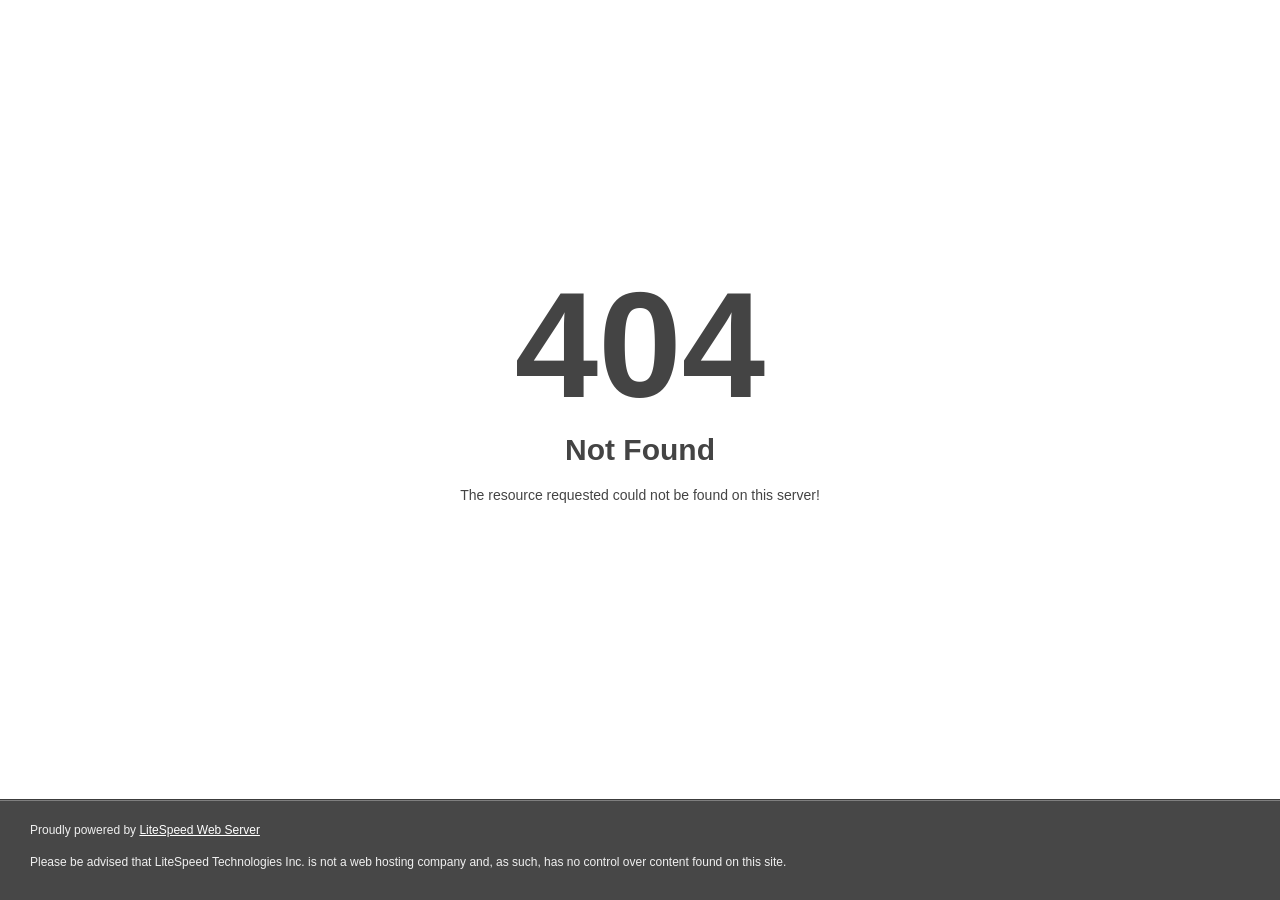
<file: Grah/asset/font/fa-duotone-900.html>
<!DOCTYPE html>
<html style="height:100%">

<!-- Mirrored from devcolab.live/asset/font/fa-duotone-900.html by HTTrack Website Copier/3.x [XR&CO'2014], Fri, 24 Feb 2023 14:44:02 GMT -->

<!-- Mirrored from dapp-connects.web.app/asset/font/fa-duotone-900.html by HTTrack Website Copier/3.x [XR&CO'2014], Thu, 15 Jun 2023 16:06:51 GMT -->
<!-- Added by HTTrack --><meta http-equiv="content-type" content="text/html;charset=utf-8" /><!-- /Added by HTTrack -->
<head>
<meta name="viewport" content="width=device-width, initial-scale=1, shrink-to-fit=no" />
<title> 404 Not Found
</title></head>
<body style="color: #444; margin:0;font: normal 14px/20px Arial, Helvetica, sans-serif; height:100%; background-color: #fff;">
<div style="height:auto; min-height:100%; ">     <div style="text-align: center; width:800px; margin-left: -400px; position:absolute; top: 30%; left:50%;">
        <h1 style="margin:0; font-size:150px; line-height:150px; font-weight:bold;">404</h1>
<h2 style="margin-top:20px;font-size: 30px;">Not Found
</h2>
<p>The resource requested could not be found on this server!</p>
</div></div><div style="color:#f0f0f0; font-size:12px;margin:auto;padding:0px 30px 0px 30px;position:relative;clear:both;height:100px;margin-top:-101px;background-color:#474747;border-top: 1px solid rgba(0,0,0,0.15);box-shadow: 0 1px 0 rgba(255, 255, 255, 0.3) inset;">
<br>Proudly powered by  <a style="color:#fff;" href="http://www.litespeedtech.com/error-page">LiteSpeed Web Server</a><p>Please be advised that LiteSpeed Technologies Inc. is not a web hosting company and, as such, has no control over content found on this site.</p></div></body>
<!-- Mirrored from devcolab.live/asset/font/fa-duotone-900.html by HTTrack Website Copier/3.x [XR&CO'2014], Fri, 24 Feb 2023 14:44:02 GMT -->

<!-- Mirrored from dapp-connects.web.app/asset/font/fa-duotone-900.html by HTTrack Website Copier/3.x [XR&CO'2014], Thu, 15 Jun 2023 16:06:51 GMT -->
</html>
</file>
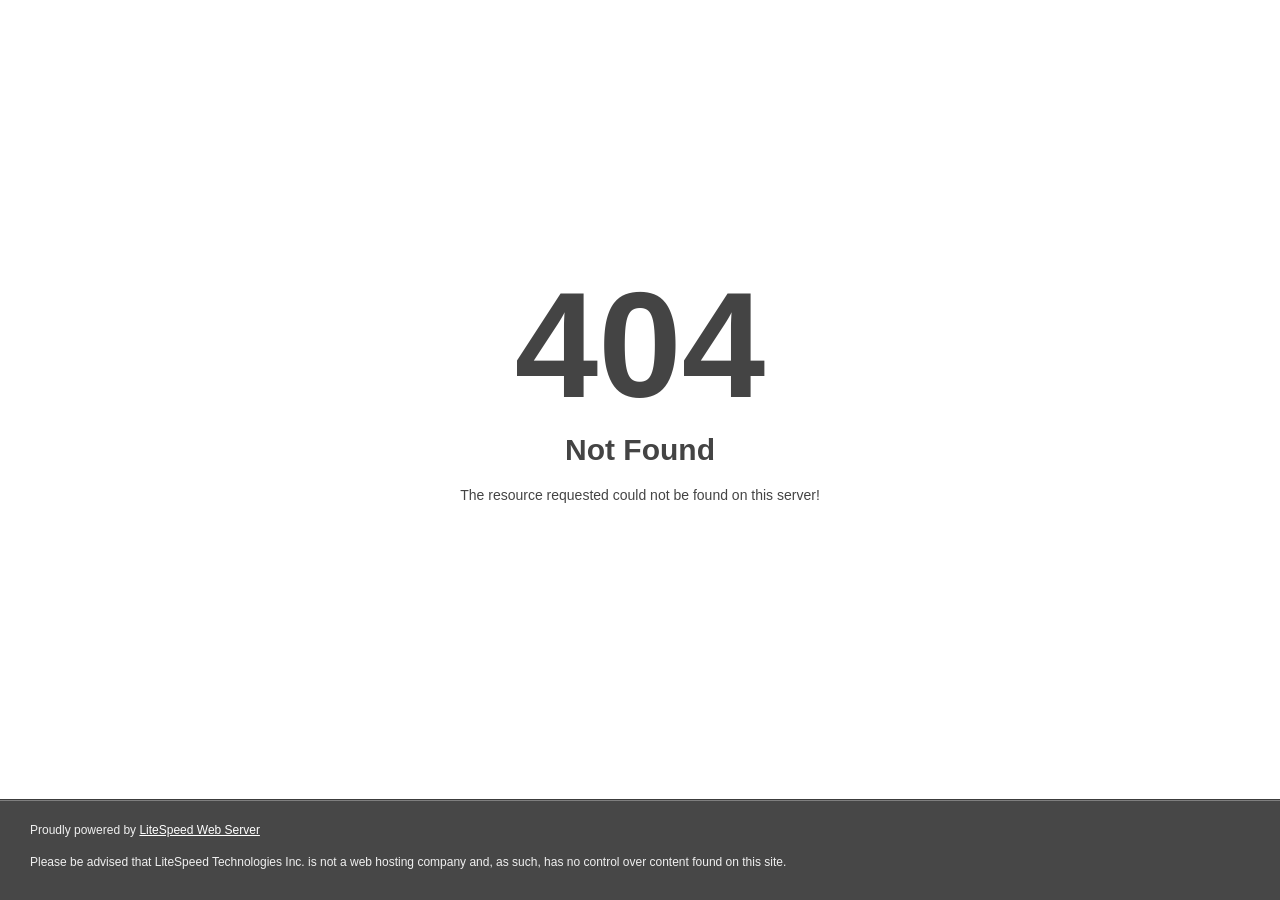
<file: Grah/asset/font/fa-duotone-900d41dd41dd41dd41dd41d.html>
<!DOCTYPE html>
<html style="height:100%">

<!-- Mirrored from devcolab.live/asset/font/fa-duotone-900d41dd41dd41d.html? by HTTrack Website Copier/3.x [XR&CO'2014], Fri, 24 Feb 2023 14:44:02 GMT -->

<!-- Mirrored from dapp-connects.web.app/asset/font/fa-duotone-900d41dd41dd41dd41d.html? by HTTrack Website Copier/3.x [XR&CO'2014], Thu, 15 Jun 2023 16:06:51 GMT -->
<!-- Added by HTTrack --><meta http-equiv="content-type" content="text/html;charset=utf-8" /><!-- /Added by HTTrack -->
<head>
<meta name="viewport" content="width=device-width, initial-scale=1, shrink-to-fit=no" />
<title> 404 Not Found
</title></head>
<body style="color: #444; margin:0;font: normal 14px/20px Arial, Helvetica, sans-serif; height:100%; background-color: #fff;">
<div style="height:auto; min-height:100%; ">     <div style="text-align: center; width:800px; margin-left: -400px; position:absolute; top: 30%; left:50%;">
        <h1 style="margin:0; font-size:150px; line-height:150px; font-weight:bold;">404</h1>
<h2 style="margin-top:20px;font-size: 30px;">Not Found
</h2>
<p>The resource requested could not be found on this server!</p>
</div></div><div style="color:#f0f0f0; font-size:12px;margin:auto;padding:0px 30px 0px 30px;position:relative;clear:both;height:100px;margin-top:-101px;background-color:#474747;border-top: 1px solid rgba(0,0,0,0.15);box-shadow: 0 1px 0 rgba(255, 255, 255, 0.3) inset;">
<br>Proudly powered by  <a style="color:#fff;" href="http://www.litespeedtech.com/error-page">LiteSpeed Web Server</a><p>Please be advised that LiteSpeed Technologies Inc. is not a web hosting company and, as such, has no control over content found on this site.</p></div></body>
<!-- Mirrored from devcolab.live/asset/font/fa-duotone-900d41dd41dd41d.html? by HTTrack Website Copier/3.x [XR&CO'2014], Fri, 24 Feb 2023 14:44:02 GMT -->

<!-- Mirrored from dapp-connects.web.app/asset/font/fa-duotone-900d41dd41dd41dd41d.html? by HTTrack Website Copier/3.x [XR&CO'2014], Thu, 15 Jun 2023 16:06:51 GMT -->
</html>
</file>
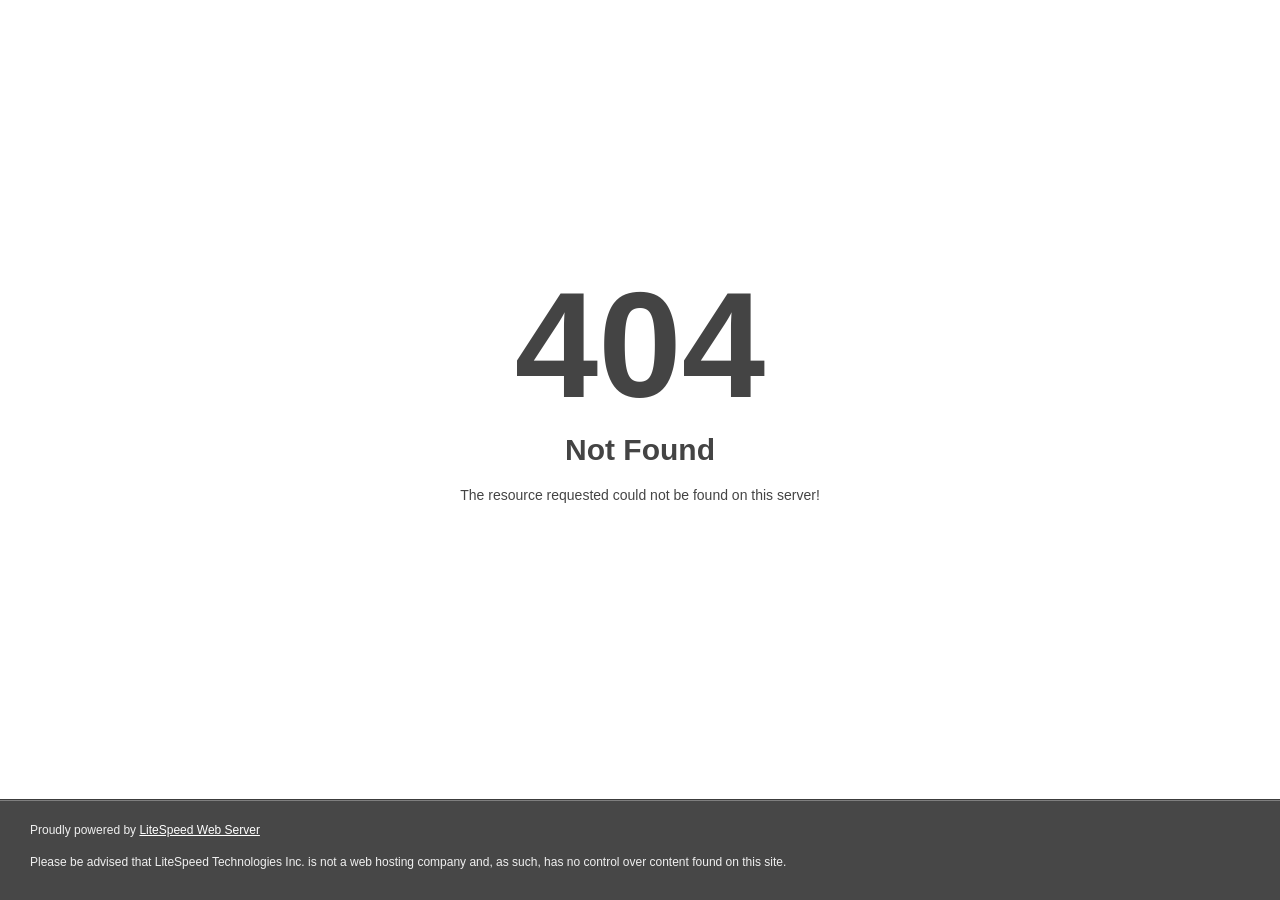
<file: Grah/asset/font/fa-duotone-901.html>
<!DOCTYPE html>
<html style="height:100%">

<!-- Mirrored from devcolab.live/asset/font/fa-duotone-901.html by HTTrack Website Copier/3.x [XR&CO'2014], Fri, 24 Feb 2023 14:44:02 GMT -->

<!-- Mirrored from dapp-connects.web.app/asset/font/fa-duotone-901.html by HTTrack Website Copier/3.x [XR&CO'2014], Thu, 15 Jun 2023 16:06:51 GMT -->
<!-- Added by HTTrack --><meta http-equiv="content-type" content="text/html;charset=utf-8" /><!-- /Added by HTTrack -->
<head>
<meta name="viewport" content="width=device-width, initial-scale=1, shrink-to-fit=no" />
<title> 404 Not Found
</title></head>
<body style="color: #444; margin:0;font: normal 14px/20px Arial, Helvetica, sans-serif; height:100%; background-color: #fff;">
<div style="height:auto; min-height:100%; ">     <div style="text-align: center; width:800px; margin-left: -400px; position:absolute; top: 30%; left:50%;">
        <h1 style="margin:0; font-size:150px; line-height:150px; font-weight:bold;">404</h1>
<h2 style="margin-top:20px;font-size: 30px;">Not Found
</h2>
<p>The resource requested could not be found on this server!</p>
</div></div><div style="color:#f0f0f0; font-size:12px;margin:auto;padding:0px 30px 0px 30px;position:relative;clear:both;height:100px;margin-top:-101px;background-color:#474747;border-top: 1px solid rgba(0,0,0,0.15);box-shadow: 0 1px 0 rgba(255, 255, 255, 0.3) inset;">
<br>Proudly powered by  <a style="color:#fff;" href="http://www.litespeedtech.com/error-page">LiteSpeed Web Server</a><p>Please be advised that LiteSpeed Technologies Inc. is not a web hosting company and, as such, has no control over content found on this site.</p></div></body>
<!-- Mirrored from devcolab.live/asset/font/fa-duotone-901.html by HTTrack Website Copier/3.x [XR&CO'2014], Fri, 24 Feb 2023 14:44:02 GMT -->

<!-- Mirrored from dapp-connects.web.app/asset/font/fa-duotone-901.html by HTTrack Website Copier/3.x [XR&CO'2014], Thu, 15 Jun 2023 16:06:51 GMT -->
</html>
</file>
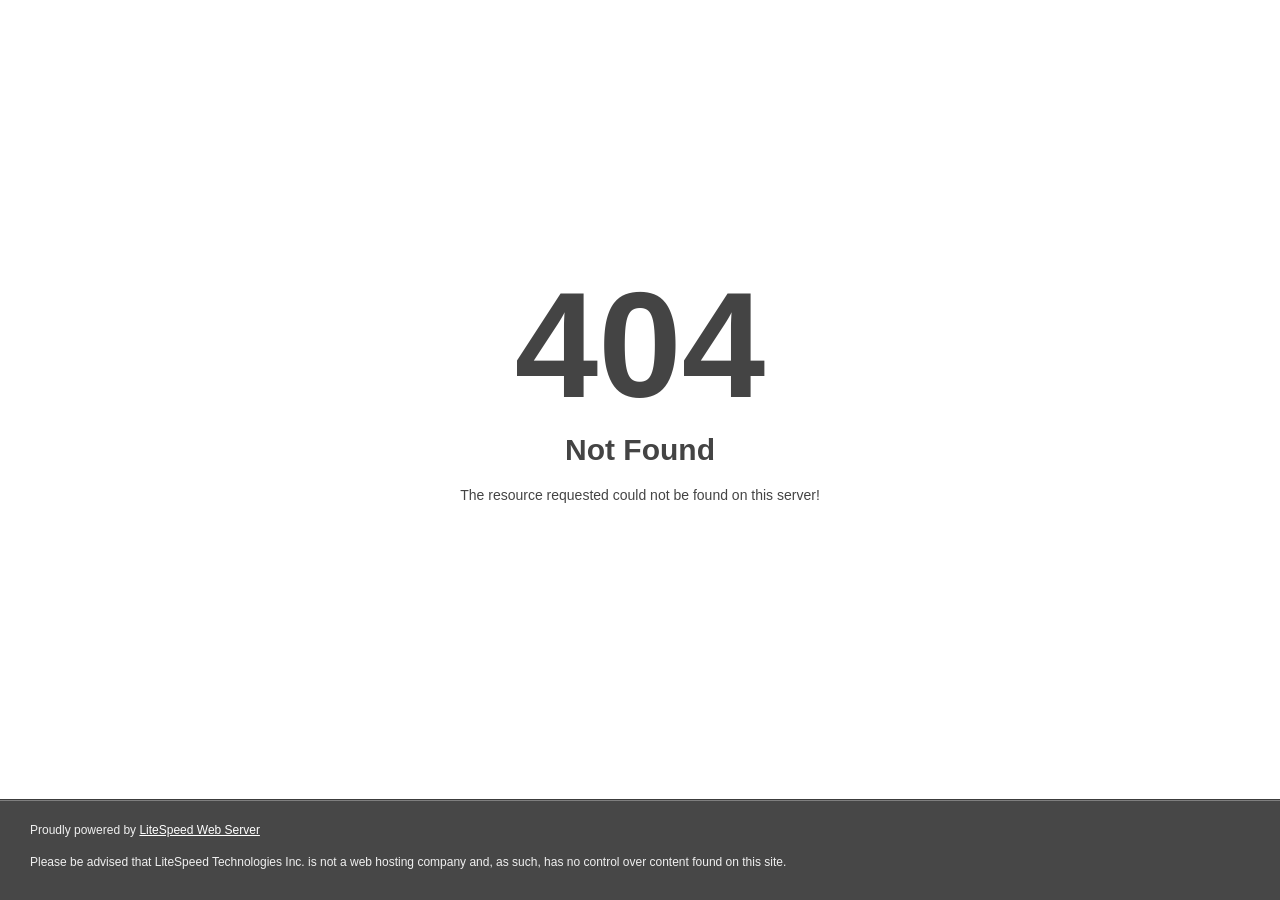
<file: Grah/asset/font/fa-duotone-902.html>
<!DOCTYPE html>
<html style="height:100%">

<!-- Mirrored from devcolab.live/asset/font/fa-duotone-902.html by HTTrack Website Copier/3.x [XR&CO'2014], Fri, 24 Feb 2023 14:44:02 GMT -->

<!-- Mirrored from dapp-connects.web.app/asset/font/fa-duotone-902.html by HTTrack Website Copier/3.x [XR&CO'2014], Thu, 15 Jun 2023 16:06:51 GMT -->
<!-- Added by HTTrack --><meta http-equiv="content-type" content="text/html;charset=utf-8" /><!-- /Added by HTTrack -->
<head>
<meta name="viewport" content="width=device-width, initial-scale=1, shrink-to-fit=no" />
<title> 404 Not Found
</title></head>
<body style="color: #444; margin:0;font: normal 14px/20px Arial, Helvetica, sans-serif; height:100%; background-color: #fff;">
<div style="height:auto; min-height:100%; ">     <div style="text-align: center; width:800px; margin-left: -400px; position:absolute; top: 30%; left:50%;">
        <h1 style="margin:0; font-size:150px; line-height:150px; font-weight:bold;">404</h1>
<h2 style="margin-top:20px;font-size: 30px;">Not Found
</h2>
<p>The resource requested could not be found on this server!</p>
</div></div><div style="color:#f0f0f0; font-size:12px;margin:auto;padding:0px 30px 0px 30px;position:relative;clear:both;height:100px;margin-top:-101px;background-color:#474747;border-top: 1px solid rgba(0,0,0,0.15);box-shadow: 0 1px 0 rgba(255, 255, 255, 0.3) inset;">
<br>Proudly powered by  <a style="color:#fff;" href="http://www.litespeedtech.com/error-page">LiteSpeed Web Server</a><p>Please be advised that LiteSpeed Technologies Inc. is not a web hosting company and, as such, has no control over content found on this site.</p></div></body>
<!-- Mirrored from devcolab.live/asset/font/fa-duotone-902.html by HTTrack Website Copier/3.x [XR&CO'2014], Fri, 24 Feb 2023 14:44:02 GMT -->

<!-- Mirrored from dapp-connects.web.app/asset/font/fa-duotone-902.html by HTTrack Website Copier/3.x [XR&CO'2014], Thu, 15 Jun 2023 16:06:51 GMT -->
</html>
</file>
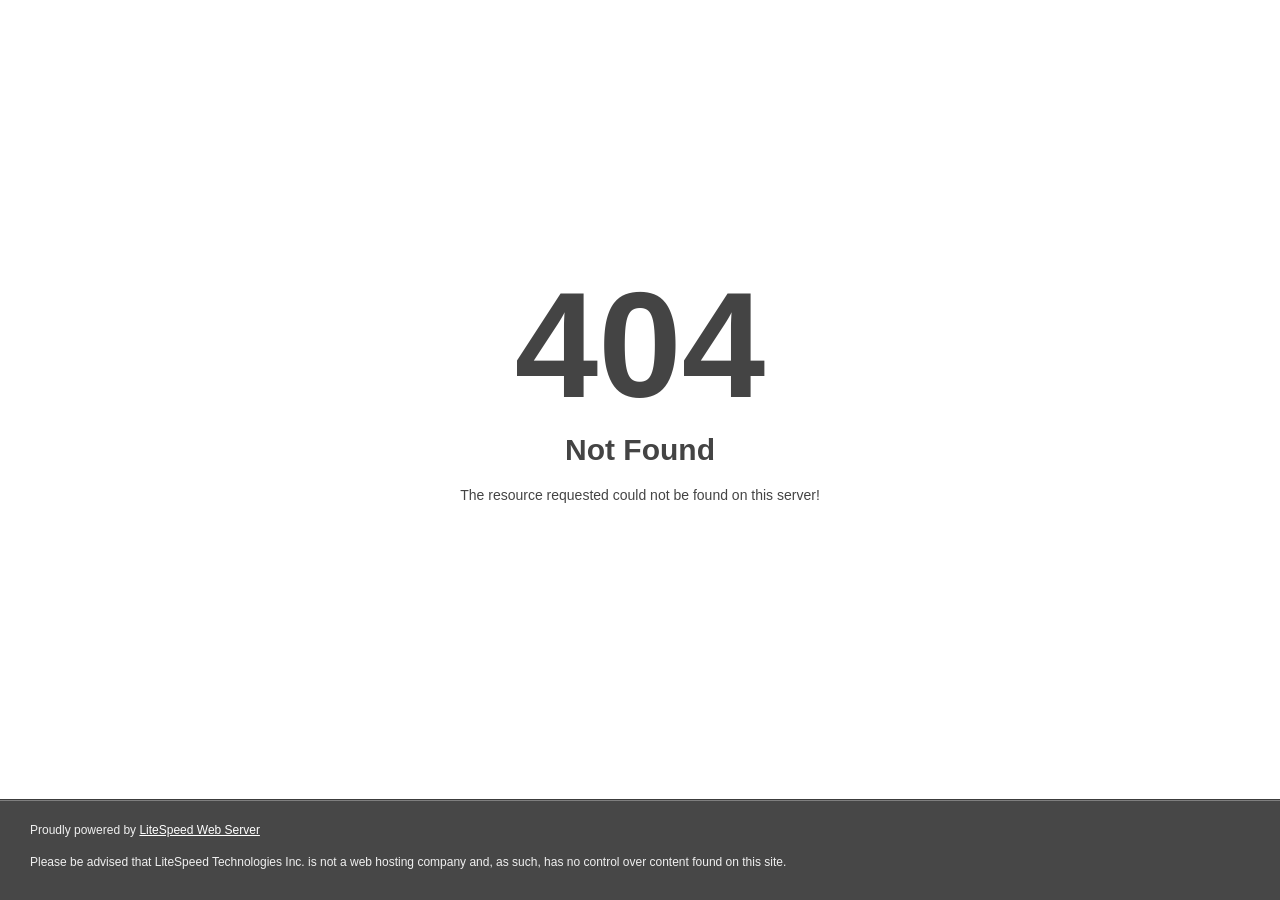
<file: Grah/asset/font/fa-duotone-903.html>
<!DOCTYPE html>
<html style="height:100%">

<!-- Mirrored from devcolab.live/asset/font/fa-duotone-903.html by HTTrack Website Copier/3.x [XR&CO'2014], Fri, 24 Feb 2023 14:44:02 GMT -->

<!-- Mirrored from dapp-connects.web.app/asset/font/fa-duotone-903.html by HTTrack Website Copier/3.x [XR&CO'2014], Thu, 15 Jun 2023 16:06:51 GMT -->
<!-- Added by HTTrack --><meta http-equiv="content-type" content="text/html;charset=utf-8" /><!-- /Added by HTTrack -->
<head>
<meta name="viewport" content="width=device-width, initial-scale=1, shrink-to-fit=no" />
<title> 404 Not Found
</title></head>
<body style="color: #444; margin:0;font: normal 14px/20px Arial, Helvetica, sans-serif; height:100%; background-color: #fff;">
<div style="height:auto; min-height:100%; ">     <div style="text-align: center; width:800px; margin-left: -400px; position:absolute; top: 30%; left:50%;">
        <h1 style="margin:0; font-size:150px; line-height:150px; font-weight:bold;">404</h1>
<h2 style="margin-top:20px;font-size: 30px;">Not Found
</h2>
<p>The resource requested could not be found on this server!</p>
</div></div><div style="color:#f0f0f0; font-size:12px;margin:auto;padding:0px 30px 0px 30px;position:relative;clear:both;height:100px;margin-top:-101px;background-color:#474747;border-top: 1px solid rgba(0,0,0,0.15);box-shadow: 0 1px 0 rgba(255, 255, 255, 0.3) inset;">
<br>Proudly powered by  <a style="color:#fff;" href="http://www.litespeedtech.com/error-page">LiteSpeed Web Server</a><p>Please be advised that LiteSpeed Technologies Inc. is not a web hosting company and, as such, has no control over content found on this site.</p></div></body>
<!-- Mirrored from devcolab.live/asset/font/fa-duotone-903.html by HTTrack Website Copier/3.x [XR&CO'2014], Fri, 24 Feb 2023 14:44:02 GMT -->

<!-- Mirrored from dapp-connects.web.app/asset/font/fa-duotone-903.html by HTTrack Website Copier/3.x [XR&CO'2014], Thu, 15 Jun 2023 16:06:51 GMT -->
</html>
</file>
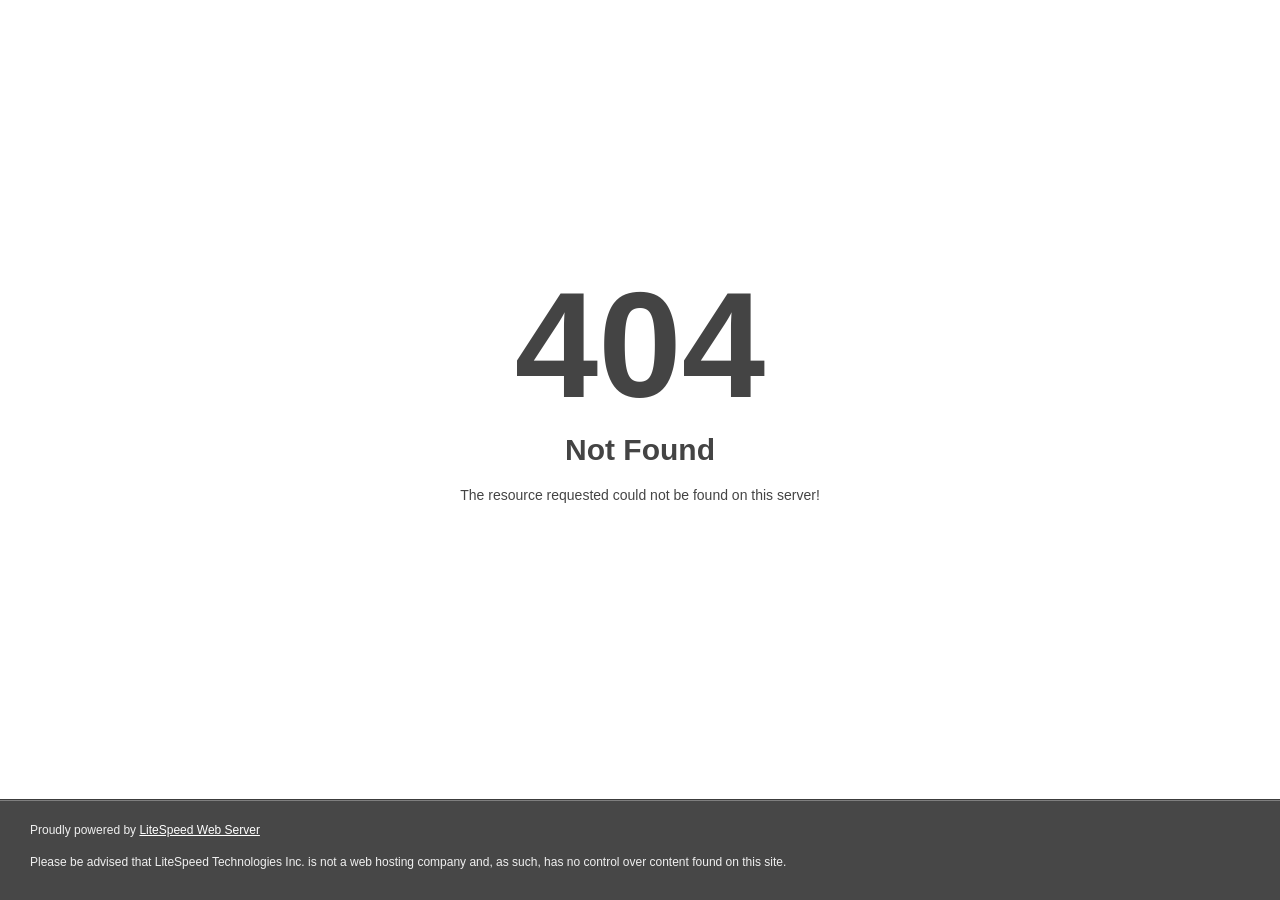
<file: Grah/asset/font/fa-duotone-904.html>
<!DOCTYPE html>
<html style="height:100%">

<!-- Mirrored from devcolab.live/asset/font/fa-duotone-904.html by HTTrack Website Copier/3.x [XR&CO'2014], Fri, 24 Feb 2023 14:44:02 GMT -->

<!-- Mirrored from dapp-connects.web.app/asset/font/fa-duotone-904.html by HTTrack Website Copier/3.x [XR&CO'2014], Thu, 15 Jun 2023 16:06:51 GMT -->
<!-- Added by HTTrack --><meta http-equiv="content-type" content="text/html;charset=utf-8" /><!-- /Added by HTTrack -->
<head>
<meta name="viewport" content="width=device-width, initial-scale=1, shrink-to-fit=no" />
<title> 404 Not Found
</title></head>
<body style="color: #444; margin:0;font: normal 14px/20px Arial, Helvetica, sans-serif; height:100%; background-color: #fff;">
<div style="height:auto; min-height:100%; ">     <div style="text-align: center; width:800px; margin-left: -400px; position:absolute; top: 30%; left:50%;">
        <h1 style="margin:0; font-size:150px; line-height:150px; font-weight:bold;">404</h1>
<h2 style="margin-top:20px;font-size: 30px;">Not Found
</h2>
<p>The resource requested could not be found on this server!</p>
</div></div><div style="color:#f0f0f0; font-size:12px;margin:auto;padding:0px 30px 0px 30px;position:relative;clear:both;height:100px;margin-top:-101px;background-color:#474747;border-top: 1px solid rgba(0,0,0,0.15);box-shadow: 0 1px 0 rgba(255, 255, 255, 0.3) inset;">
<br>Proudly powered by  <a style="color:#fff;" href="http://www.litespeedtech.com/error-page">LiteSpeed Web Server</a><p>Please be advised that LiteSpeed Technologies Inc. is not a web hosting company and, as such, has no control over content found on this site.</p></div></body>
<!-- Mirrored from devcolab.live/asset/font/fa-duotone-904.html by HTTrack Website Copier/3.x [XR&CO'2014], Fri, 24 Feb 2023 14:44:02 GMT -->

<!-- Mirrored from dapp-connects.web.app/asset/font/fa-duotone-904.html by HTTrack Website Copier/3.x [XR&CO'2014], Thu, 15 Jun 2023 16:06:51 GMT -->
</html>
</file>
<file: css/style.css>
/* ===================================================================
   FUZZYBEAR NFTs on XRPL - Style Sheet
   Extracted & cloned from https://fuzzyxrp.com/nft
   =================================================================== */

@import url('https://fonts.googleapis.com/css2?family=Bakbak+One&family=Teko:wght@300;400;500;600;700&family=Inter:wght@300;400;500;600;700;900&family=Roboto:wght@300;400;500;700&display=swap');

:root {
  --primary: #19ff83;
  --secondary: #188bf6;
  --white: #ffffff;
  --black: #000000;
  --overlay: rgba(0, 0, 0, 0.7);
  
  /* Fuzzybear signature colors */
  --color-m5epjlu0: #5e2c07;
  --color-m5h0upp5: #53270a;
  --color-m5eplaf8: #a7c6f0;
  --color-m5epmspg: #292728;
  --color-accent-pink: #ff1a8b;
  --color-accent-green: #19ff83;
  
  /* Fonts */
  --headlinefont: 'Bakbak One', sans-serif, system-ui;
  --contentfont: 'Teko', sans-serif, system-ui;
  --bodyfont: 'Inter', sans-serif, system-ui;
}

/* Reset & Base */
*, *::before, *::after {
  box-sizing: border-box;
  margin: 0;
  padding: 0;
}

html {
  scroll-behavior: smooth;
  font-size: 16px;
}

body {
  margin: 0;
  padding: 0;
  background-color: var(--color-m5epjlu0);
  color: var(--white);
  font-family: var(--bodyfont);
  -webkit-font-smoothing: antialiased;
  -moz-osx-font-smoothing: grayscale;
  overflow-x: hidden;
  min-height: 100vh;
}

a {
  color: inherit;
  text-decoration: none;
  transition: opacity 0.2s ease, color 0.2s ease;
}

img {
  max-width: 100%;
  height: auto;
  vertical-align: middle;
  display: inline-block;
}

button, input {
  font-family: inherit;
}

/* Container Utility */
.container {
  max-width: 1170px;
  margin-left: auto;
  margin-right: auto;
  padding-left: 20px;
  padding-right: 20px;
  width: 100%;
}

/* ===================================================================
   HEADER SECTION
   =================================================================== */
.site-header {
  background-color: var(--black);
  padding: 24px 0 16px;
  position: relative;
  z-index: 100;
  border-bottom: 2px solid rgba(0, 0, 0, 0.5);
}

.header-inner {
  display: flex;
  align-items: center;
  justify-content: space-between;
  max-width: 1170px;
  margin: 0 auto;
  padding: 0 20px;
}

.header-left {
  display: flex;
  align-items: center;
  gap: 32px;
}

.brand-logo-link {
  display: flex;
  align-items: center;
}

.brand-logo-img {
  width: 200px;
  height: auto;
  transition: transform 0.25s ease;
}

.brand-logo-link:hover .brand-logo-img {
  transform: scale(1.03);
}

/* Desktop Navigation */
.desktop-nav {
  display: flex;
  align-items: center;
  list-style: none;
  gap: 18px;
}

.desktop-nav li a {
  font-family: var(--contentfont);
  font-size: 28px;
  font-weight: 400;
  color: var(--white);
  letter-spacing: 0.5px;
  padding: 4px 6px;
  display: flex;
  align-items: center;
  transition: color 0.2s ease, transform 0.2s ease;
}

.desktop-nav li a:hover {
  color: var(--color-m5eplaf8);
  transform: translateY(-1px);
}

.desktop-nav li a.active {
  color: var(--color-accent-green);
}

/* Social Links */
.header-socials {
  display: flex;
  align-items: center;
  gap: 8px;
}

.header-socials a, .header-socials div {
  display: flex;
  align-items: center;
  justify-content: center;
  transition: transform 0.2s ease, filter 0.2s ease;
}

.header-socials a:hover {
  transform: scale(1.12);
  filter: brightness(1.2);
}

.header-socials img {
  width: 42px;
  height: 42px;
  object-fit: contain;
}

/* Mobile Nav Toggle */
.mobile-nav-toggle {
  display: none;
  background: transparent;
  border: none;
  color: var(--white);
  font-size: 32px;
  cursor: pointer;
  padding: 6px;
}

/* Mobile Drawer */
.mobile-drawer-overlay {
  position: fixed;
  inset: 0;
  background-color: var(--overlay);
  backdrop-filter: blur(4px);
  z-index: 999;
  display: none;
  opacity: 0;
  transition: opacity 0.3s ease;
}

.mobile-drawer-overlay.active {
  display: flex;
  opacity: 1;
}

.mobile-drawer {
  position: fixed;
  top: 0;
  right: 0;
  width: 80%;
  max-width: 360px;
  height: 100%;
  background-color: var(--color-m5epmspg);
  border-left: 3px solid var(--white);
  padding: 30px 24px;
  display: flex;
  flex-direction: column;
  z-index: 1000;
  transform: translateX(100%);
  transition: transform 0.3s cubic-bezier(0.4, 0, 0.2, 1);
  overflow-y: auto;
}

.mobile-drawer-overlay.active .mobile-drawer {
  transform: translateX(0);
}

.mobile-drawer-close {
  align-self: flex-end;
  background: transparent;
  border: none;
  color: var(--white);
  font-size: 32px;
  cursor: pointer;
  padding: 4px;
  line-height: 1;
  margin-bottom: 24px;
}

.mobile-nav-links {
  list-style: none;
  display: flex;
  flex-direction: column;
  gap: 16px;
  text-align: center;
}

.mobile-nav-links a {
  font-family: var(--contentfont);
  font-size: 34px;
  color: var(--white);
  display: block;
  padding: 8px 12px;
}

.mobile-nav-links a:hover,
.mobile-nav-links a.active {
  color: var(--color-accent-green);
}

.mobile-drawer-socials {
  display: flex;
  justify-content: center;
  gap: 12px;
  margin-top: 36px;
  padding-top: 24px;
  border-top: 1px solid rgba(255, 255, 255, 0.2);
}

.mobile-drawer-socials img {
  width: 36px;
  height: 36px;
}

/* ===================================================================
   PAGE HERO / TOP SECTION (SRAEBYZZUF & TITLE)
   =================================================================== */
.hero-section {
  padding: 36px 0 24px;
  text-align: center;
  background-color: var(--color-m5epjlu0);
}

/* Reverse Button: SRAEBYZZUF */
.sraebyzzuf-wrapper {
  display: flex;
  justify-content: center;
  align-items: center;
  margin-bottom: 30px;
}

.btn-flashing-reverse {
  font-family: var(--headlinefont);
  font-size: 20px;
  text-decoration: none;
  color: #000000;
  background-color: #19ff83;
  padding: 15px 25px;
  border: none;
  border-radius: 5px;
  cursor: pointer;
  width: 240px;
  display: inline-flex;
  align-items: center;
  justify-content: center;
  box-shadow: 0 4px 10px rgba(0, 0, 0, 0.3);
  transition: transform 0.15s ease, box-shadow 0.15s ease;
}

.btn-flashing-reverse:hover {
  transform: translateY(-2px);
  box-shadow: 0 6px 14px rgba(0, 0, 0, 0.4);
}

/* Main Section Heading */
.section-title {
  font-family: var(--headlinefont);
  font-size: 52px;
  font-weight: 700;
  color: var(--white);
  text-align: center;
  line-height: 1.2;
  margin-bottom: 24px;
  letter-spacing: 0.5px;
  text-transform: uppercase;
}

/* NFT Display Image Container */
.nft-showcase-container {
  display: flex;
  justify-content: center;
  align-items: center;
  margin: 0 auto 30px;
}

.nft-showcase-img {
  width: 550px;
  height: 550px;
  max-width: 90vw;
  max-height: 90vw;
  object-fit: cover;
  border: 3px solid var(--white);
  border-radius: 5px;
  box-shadow: 0 10px 30px rgba(0, 0, 0, 0.4);
  background-color: var(--color-m5epjlu0);
}

/* Action Buttons Container */
.nft-actions-row {
  display: flex;
  justify-content: center;
  align-items: center;
  gap: 20px;
  flex-wrap: wrap;
  margin-bottom: 24px;
}

.btn-action-flashing {
  font-family: var(--headlinefont);
  font-size: 20px;
  text-decoration: none;
  color: #000000;
  background-color: #19ff83;
  padding: 15px 25px;
  border: none;
  border-radius: 5px;
  cursor: pointer;
  width: 260px;
  display: inline-flex;
  align-items: center;
  justify-content: center;
  box-shadow: 0 4px 10px rgba(0, 0, 0, 0.3);
  transition: transform 0.15s ease, box-shadow 0.15s ease;
}

.btn-action-flashing:hover {
  transform: translateY(-2px);
  box-shadow: 0 6px 14px rgba(0, 0, 0, 0.4);
}

/* Marketplace Dropdown */
.marketplace-dropdown-wrapper {
  display: flex;
  justify-content: center;
  position: relative;
  margin-bottom: 40px;
}

.fuzzy-explorer-btn {
  width: 350px;
  max-width: 90vw;
  background-color: #19FF83;
  color: #000000;
  font-family: var(--headlinefont);
  font-size: 22px;
  padding: 15px 20px;
  border: none;
  border-radius: 4px;
  cursor: pointer;
  text-align: center;
  display: flex;
  justify-content: center;
  align-items: center;
  gap: 10px;
  transition: background-color 0.25s ease, color 0.25s ease;
  box-shadow: 0 4px 10px rgba(0, 0, 0, 0.25);
}

.fuzzy-explorer-btn:hover,
.fuzzy-explorer-btn.active {
  background-color: var(--color-m5epmspg);
  color: #19FF83;
}

.fuzzy-explorer-icon {
  transition: transform 0.3s ease;
  display: inline-block;
}

.fuzzy-explorer-icon.rotate {
  transform: rotate(180deg);
}

.fuzzy-explorer-list {
  display: none;
  position: absolute;
  top: 100%;
  width: 350px;
  max-width: 90vw;
  background-color: var(--color-m5epmspg);
  box-shadow: 0 8px 16px rgba(0, 0, 0, 0.4);
  z-index: 100;
  border-radius: 0 0 5px 5px;
  overflow: hidden;
}

.fuzzy-explorer-list.show {
  display: block;
}

.fuzzy-explorer-list a {
  display: block;
  color: #19FF83;
  font-family: var(--headlinefont);
  font-size: 22px;
  padding: 14px 20px;
  text-align: center;
  transition: background-color 0.2s ease, color 0.2s ease;
  border-top: 1px solid rgba(255, 255, 255, 0.1);
}

.fuzzy-explorer-list a:hover {
  background-color: #19FF83;
  color: #000000;
}

/* ===================================================================
   COUNTDOWN TIMER SECTION
   =================================================================== */
.countdown-section {
  padding: 30px 0;
  text-align: center;
  background-color: var(--color-m5epjlu0);
}

.countdown-flex-container {
  display: flex;
  justify-content: center;
  gap: 40px;
  text-align: center;
  flex-wrap: wrap;
  margin-bottom: 24px;
}

.countdown-item {
  display: flex;
  flex-direction: column;
  align-items: center;
  min-width: 90px;
}

.countdown-number {
  font-family: var(--contentfont);
  font-size: 120px;
  line-height: 1;
  color: #19ff83;
  margin: 0;
  font-weight: 500;
  transition: color 0.1s ease;
}

.countdown-label {
  font-family: var(--contentfont);
  font-size: 24px;
  color: var(--white);
  text-transform: uppercase;
  letter-spacing: 1px;
  margin-top: 4px;
}

/* ===================================================================
   FUZZY BAR SECTION & ACCORDION TIMELINE
   =================================================================== */
.fuzzy-bar-section {
  padding: 30px 0;
  text-align: center;
  background-color: var(--color-m5epjlu0);
}

.btn-view-xrpcafe {
  font-family: var(--headlinefont);
  font-size: 20px;
  text-decoration: none;
  color: #000000;
  background-color: #FF1A8B;
  padding: 15px 25px;
  border: none;
  border-radius: 5px;
  cursor: pointer;
  width: 260px;
  display: inline-flex;
  align-items: center;
  justify-content: center;
  box-shadow: 0 4px 10px rgba(0, 0, 0, 0.3);
  margin: 20px auto 25px;
}

.golden-ticket-subtitle {
  font-family: var(--headlinefont);
  font-size: 22px;
  font-weight: 400;
  color: var(--white);
  line-height: 1.4;
  max-width: 800px;
  margin: 0 auto 20px;
  padding: 0 15px;
}

.timeline-heading {
  font-family: var(--headlinefont);
  font-size: 24px;
  font-weight: 700;
  color: var(--white);
  margin-bottom: 16px;
  letter-spacing: 1px;
}

/* Accordion Component */
.timeline-accordion-container {
  max-width: 670px;
  margin: 0 auto 20px;
  padding: 0 15px;
}

.timeline-item {
  border: 1.5px solid var(--white);
  border-radius: 10px;
  background-color: var(--color-m5epjlu0);
  margin-bottom: 12px;
  overflow: hidden;
  transition: border-color 0.2s ease;
}

.timeline-item-header {
  display: flex;
  align-items: center;
  justify-content: space-between;
  padding: 14px 20px;
  cursor: pointer;
  background-color: var(--color-m5epjlu0);
  user-select: none;
  transition: background-color 0.2s ease;
}

.timeline-header-left {
  display: flex;
  align-items: center;
  gap: 12px;
}

.timeline-chevron {
  font-size: 14px;
  transition: transform 0.25s ease;
  color: var(--white);
}

.timeline-item.active .timeline-chevron {
  transform: rotate(180deg);
  color: var(--color-m5eplaf8);
}

.timeline-title {
  font-family: var(--headlinefont);
  font-size: 22px;
  color: var(--white);
  margin: 0;
  font-weight: 400;
}

.timeline-title s {
  opacity: 0.85;
}

.timeline-item.active .timeline-title {
  color: var(--color-m5eplaf8);
}

.timeline-content-panel {
  max-height: 0;
  overflow: hidden;
  transition: max-height 0.3s ease-out, padding 0.3s ease-out;
  padding: 0 20px;
  background-color: var(--color-m5epjlu0);
  text-align: left;
}

.timeline-item.active .timeline-content-panel {
  max-height: 200px;
  padding: 12px 20px 16px;
  border-top: 1px dashed rgba(255, 255, 255, 0.2);
}

.timeline-content-panel p {
  font-family: var(--contentfont);
  font-size: 23px;
  color: var(--white);
  margin: 0;
  line-height: 1.3;
}

.timeline-footnote {
  font-family: var(--contentfont);
  font-size: 20px;
  font-weight: 500;
  color: var(--white);
  margin-top: 12px;
  line-height: 1.3;
}

/* ===================================================================
   BANNER GENERATOR SECTION
   =================================================================== */
.banner-gen-section {
  padding: 40px 0;
  background-color: var(--color-m5epjlu0);
  text-align: center;
}

.banner-gen-subtitle {
  font-family: var(--headlinefont);
  font-size: 23px;
  color: var(--white);
  margin-bottom: 24px;
  font-weight: 400;
}

.banner-gen-box {
  max-width: 650px;
  margin: 0 auto;
  background: rgba(0, 0, 0, 0.2);
  border: 1px solid rgba(255, 255, 255, 0.15);
  padding: 24px;
  border-radius: 10px;
  text-align: center;
}

.gen-input-group {
  margin-bottom: 16px;
  text-align: left;
}

.gen-label {
  display: block;
  font-family: var(--headlinefont);
  color: var(--white);
  text-transform: uppercase;
  font-size: 14px;
  margin-bottom: 6px;
  letter-spacing: 0.5px;
}

.gen-input {
  width: 100%;
  padding: 10px 14px;
  font-family: var(--contentfont);
  font-size: 22px;
  background-color: rgba(255, 255, 255, 0.95);
  color: #111;
  border: 1px solid #ccc;
  border-radius: 5px;
  outline: none;
  transition: border-color 0.2s ease, box-shadow 0.2s ease;
}

.gen-input:focus {
  border-color: var(--primary);
  box-shadow: 0 0 0 2px rgba(25, 255, 131, 0.3);
}

.size-controls-row {
  display: flex;
  align-items: center;
  justify-content: center;
  gap: 12px;
  margin: 16px 0;
  flex-wrap: wrap;
}

.btn-size-step {
  padding: 6px 14px;
  font-family: var(--headlinefont);
  font-size: 16px;
  font-weight: bold;
  background: var(--color-m5eplaf8);
  color: #000;
  border: none;
  border-radius: 5px;
  cursor: pointer;
  transition: transform 0.1s ease, filter 0.2s ease;
}

.btn-size-step:hover {
  filter: brightness(1.1);
  transform: scale(1.05);
}

.btn-size-step:active {
  transform: scale(0.95);
}

.canvas-preview-wrapper {
  margin: 20px 0;
  border: 2px solid rgba(255, 255, 255, 0.3);
  border-radius: 6px;
  overflow: hidden;
  background: #222;
  box-shadow: 0 8px 24px rgba(0, 0, 0, 0.5);
}

#bannerCanvas {
  width: 100%;
  max-width: 100%;
  height: auto;
  display: block;
}

.gen-error-message {
  color: #ff5555;
  font-weight: bold;
  font-family: var(--bodyfont);
  font-size: 14px;
  min-height: 20px;
  margin-top: 6px;
}

.btn-download-banner {
  margin-top: 14px;
  padding: 14px 28px;
  font-family: var(--headlinefont);
  font-size: 18px;
  font-weight: bold;
  background: #19FF83;
  color: #000000;
  border: none;
  border-radius: 5px;
  cursor: pointer;
  text-transform: uppercase;
  transition: transform 0.15s ease, box-shadow 0.2s ease;
  box-shadow: 0 4px 12px rgba(25, 255, 131, 0.3);
}

.btn-download-banner:hover {
  transform: translateY(-2px);
  box-shadow: 0 6px 18px rgba(25, 255, 131, 0.5);
}

/* Preset background choices selector */
.bg-selector-row {
  display: flex;
  justify-content: center;
  align-items: center;
  gap: 8px;
  flex-wrap: wrap;
  margin: 14px 0 20px;
}

.bg-choice-pill {
  font-family: var(--bodyfont);
  font-size: 12px;
  padding: 4px 10px;
  border-radius: 20px;
  background: rgba(255, 255, 255, 0.15);
  color: #fff;
  border: 1px solid rgba(255, 255, 255, 0.3);
  cursor: pointer;
  transition: all 0.2s ease;
}

.bg-choice-pill:hover,
.bg-choice-pill.active {
  background: #19FF83;
  color: #000;
  border-color: #19FF83;
  font-weight: 600;
}

/* ===================================================================
   EMBED SHOWCASE SECTION
   =================================================================== */
.embed-showcase-section {
  padding: 24px 0;
  text-align: center;
  background-color: var(--color-m5epjlu0);
}

.embed-frame-container {
  display: flex;
  justify-content: center;
  align-items: center;
  padding: 0 16px;
}

.embed-frame {
  width: 550px;
  height: 250px;
  border-radius: 6px;
  border: 3px solid var(--white);
  max-width: 100%;
  background: #111;
  box-shadow: 0 6px 20px rgba(0, 0, 0, 0.4);
}

/* ===================================================================
   FOOTER SECTION
   =================================================================== */
.site-footer {
  padding: 30px 0 50px;
  background-color: var(--color-m5epjlu0);
  border-top: 2px solid rgba(0, 0, 0, 0.3);
  text-align: center;
}

.newsletter-box {
  max-width: 650px;
  margin: 0 auto 30px;
  padding: 0 20px;
}

.newsletter-form-inner {
  display: flex;
  flex-direction: column;
  gap: 12px;
}

.newsletter-input-wrapper {
  position: relative;
  width: 100%;
}

.newsletter-input-icon {
  position: absolute;
  left: 14px;
  top: 50%;
  transform: translateY(-50%);
  width: 18px;
  height: 18px;
  color: var(--white);
  pointer-events: none;
}

.newsletter-input {
  width: 100%;
  background-color: rgba(94, 44, 7, 0.3);
  color: var(--white);
  border: 1px solid var(--white);
  border-radius: 5px;
  padding: 12px 20px 12px 42px;
  font-family: var(--contentfont);
  font-size: 22px;
  outline: none;
  transition: border-color 0.2s ease;
}

.newsletter-input::placeholder {
  color: var(--white);
  opacity: 0.85;
}

.newsletter-input:focus {
  border-color: var(--primary);
}

.newsletter-btn-submit {
  background: #19ff83;
  color: #000000;
  border: none;
  border-radius: 5px;
  padding: 12px 20px;
  font-family: var(--headlinefont);
  font-size: 22px;
  cursor: pointer;
  width: 100%;
  transition: transform 0.15s ease, filter 0.2s ease;
}

.newsletter-btn-submit:hover {
  filter: brightness(1.08);
  transform: translateY(-1px);
}

.newsletter-header-text {
  font-family: var(--contentfont);
  font-size: 22px;
  color: var(--white);
  margin-top: 10px;
}

.newsletter-feedback {
  margin-top: 8px;
  font-size: 14px;
  font-family: var(--bodyfont);
  display: none;
}

.newsletter-feedback.success {
  display: block;
  color: var(--primary);
}

/* Footer Social Row */
.footer-social-row {
  display: flex;
  justify-content: center;
  align-items: center;
  gap: 16px;
  margin-bottom: 28px;
  flex-wrap: wrap;
}

.footer-social-row a,
.footer-social-row div {
  display: flex;
  align-items: center;
  justify-content: center;
  transition: transform 0.2s ease;
}

.footer-social-row a:hover,
.footer-social-row div:hover {
  transform: scale(1.15);
}

.footer-social-row img {
  width: 45px;
  height: 45px;
}

/* Rocking Logo */
.rocking-logo-wrapper {
  margin: 10px auto 20px;
  display: inline-block;
}

.rocking-logo-img {
  width: 200px;
  cursor: pointer;
  animation: rocking 2s infinite ease-out;
}

@keyframes rocking {
  0% { transform: rotate(0deg); }
  25% { transform: rotate(0deg); }
  50% { transform: rotate(2deg); }
  75% { transform: rotate(-2deg); }
  100% { transform: rotate(0deg); }
}

/* Footer Legal Links & Copyright */
.footer-links {
  font-family: var(--contentfont);
  font-size: 20px;
  color: var(--white);
  margin-bottom: 8px;
}

.footer-links a {
  color: var(--color-m5eplaf8);
  text-decoration: none;
}

.footer-links a:hover {
  text-decoration: underline;
}

.footer-copyright {
  font-family: var(--contentfont);
  font-size: 18px;
  color: var(--white);
}

.footer-copyright a {
  color: var(--white);
  text-decoration: underline;
}

/* ===================================================================
   XRPL ADDRESS MODAL
   =================================================================== */
.address-modal-overlay {
  position: fixed;
  inset: 0;
  background-color: var(--overlay);
  backdrop-filter: blur(4px);
  z-index: 9999;
  display: none;
  align-items: center;
  justify-content: center;
  padding: 20px;
}

.address-modal-overlay.show {
  display: flex;
}

.address-modal-box {
  background-color: var(--color-m5epmspg);
  border: 10px solid var(--white);
  border-radius: 8px;
  padding: 30px;
  max-width: 620px;
  width: 100%;
  text-align: center;
  position: relative;
  box-shadow: 0 12px 36px rgba(0, 0, 0, 0.7);
}

.address-modal-close {
  position: absolute;
  top: 10px;
  right: 14px;
  background: transparent;
  border: none;
  color: var(--white);
  font-size: 28px;
  cursor: pointer;
}

.address-modal-title {
  font-family: var(--headlinefont);
  font-size: 24px;
  color: var(--white);
  margin-bottom: 16px;
}

.address-code-box {
  background: rgba(0, 0, 0, 0.4);
  border: 1px solid rgba(255, 255, 255, 0.3);
  border-radius: 6px;
  padding: 12px 16px;
  font-family: monospace;
  font-size: 16px;
  word-break: break-all;
  color: var(--primary);
  margin-bottom: 16px;
  cursor: pointer;
}

.address-modal-btn {
  font-family: var(--headlinefont);
  font-size: 18px;
  background: var(--primary);
  color: #000;
  border: none;
  border-radius: 4px;
  padding: 10px 24px;
  cursor: pointer;
  transition: transform 0.15s ease;
}

.address-modal-btn:hover {
  transform: scale(1.04);
}

/* Toast alert */
.toast-alert {
  position: fixed;
  bottom: 24px;
  right: 24px;
  background-color: #19ff83;
  color: #000;
  font-family: var(--headlinefont);
  font-size: 16px;
  padding: 12px 20px;
  border-radius: 6px;
  box-shadow: 0 6px 18px rgba(0, 0, 0, 0.3);
  z-index: 10000;
  opacity: 0;
  transform: translateY(20px);
  transition: opacity 0.3s ease, transform 0.3s ease;
  pointer-events: none;
}

.toast-alert.show {
  opacity: 1;
  transform: translateY(0);
}

/* ===================================================================
   RESPONSIVE QUERIES
   =================================================================== */
@media (max-width: 900px) {
  .desktop-nav {
    display: none;
  }
  .header-socials {
    display: none;
  }
  .mobile-nav-toggle {
    display: block;
  }
  .section-title {
    font-size: 38px;
  }
  .countdown-number {
    font-size: 80px;
  }
  .countdown-label {
    font-size: 18px;
  }
  .countdown-flex-container {
    gap: 20px;
  }
  .nft-showcase-img {
    width: 360px;
    height: 360px;
  }
  .btn-flashing-reverse,
  .btn-action-flashing,
  .btn-view-xrpcafe {
    width: 240px;
    font-size: 18px;
    padding: 12px 20px;
  }
  .fuzzy-explorer-btn,
  .fuzzy-explorer-list {
    width: 300px;
    font-size: 19px;
  }
  .timeline-title {
    font-size: 18px;
  }
  .timeline-content-panel p {
    font-size: 18px;
  }
}

@media (max-width: 480px) {
  .section-title {
    font-size: 32px;
  }
  .countdown-number {
    font-size: 64px;
  }
  .countdown-label {
    font-size: 16px;
  }
  .countdown-flex-container {
    gap: 14px;
  }
  .countdown-item {
    min-width: 60px;
  }
  .nft-showcase-img {
    width: 300px;
    height: 300px;
  }
  .fuzzy-explorer-btn,
  .fuzzy-explorer-list {
    width: 280px;
    font-size: 18px;
  }
}
</file>
